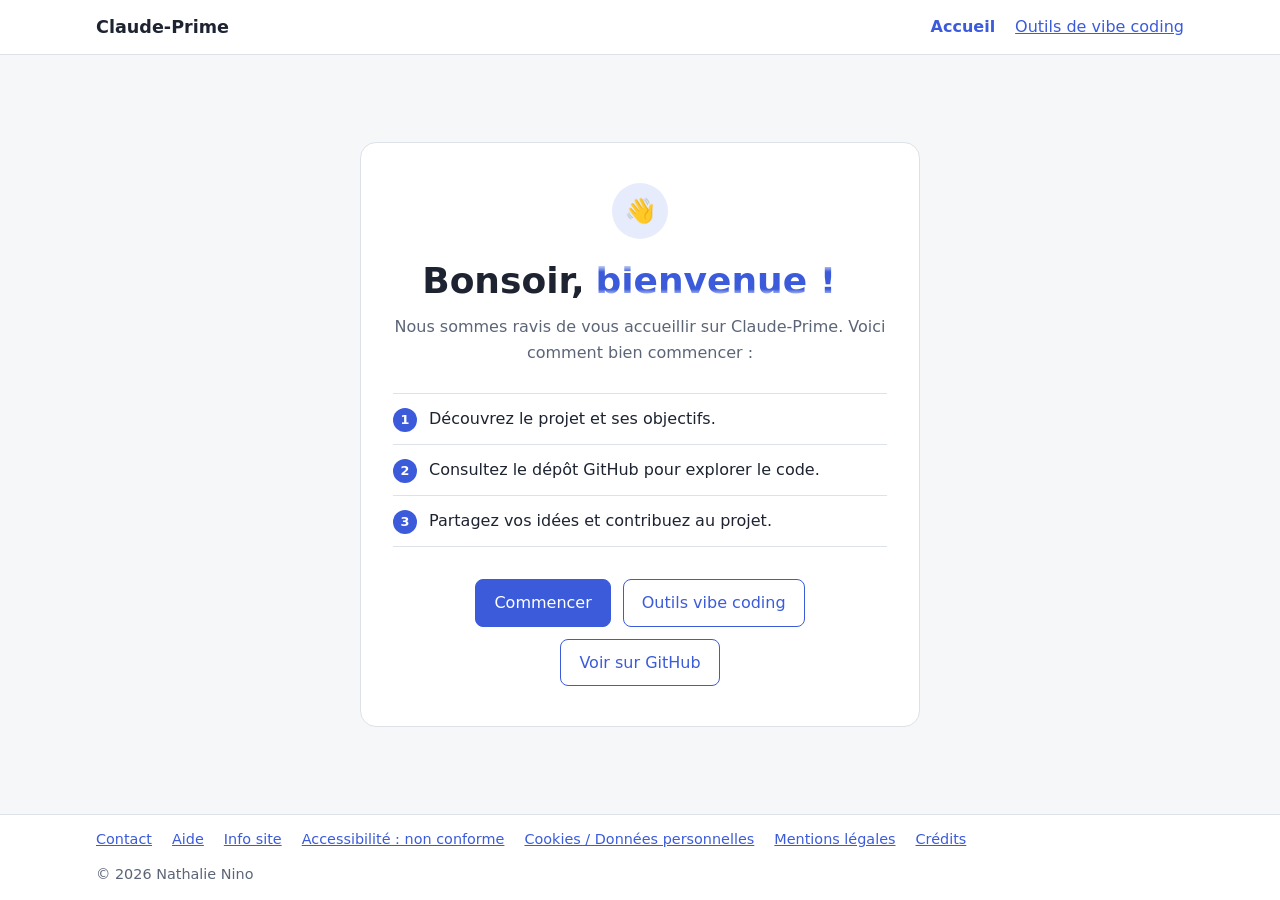
<file: index.html>
<!doctype html>
<html lang="fr">
<head>
  <meta charset="utf-8">
  <meta name="viewport" content="width=device-width, initial-scale=1">
  <title>Claude-Prime</title>
  <meta name="description" content="Page d'accueil de Claude-Prime">
  <link rel="stylesheet" href="site.css">
  <style>
    /* Mêmes couleurs que outils.html */
    :root {
      --bg: #f6f7f9;
      --surface: #ffffff;
      --text: #1d2330;
      --muted: #5c6577;
      --accent: #3b5bdb;
      --accent-soft: #e7ecfd;
      --border: #dde1e8;
    }
    @media (prefers-color-scheme: dark) {
      :root:not([data-theme="light"]) {
        --bg: #14171d;
        --text: #e6e9ef;
        color-scheme: dark;
      }
    }
    :root[data-theme="dark"] {
      --bg: #14171d;
      --text: #e6e9ef;
      color-scheme: dark;
    }
    * { box-sizing: border-box; }
    body {
      margin: 0;
      min-height: 100vh;
      display: flex;
      flex-direction: column;
      align-items: center;
      justify-content: center;
      gap: 32px;
      padding: 32px 16px 0;
      background: var(--bg);
      color: var(--text);
      font-family: system-ui, -apple-system, "Segoe UI", Roboto, sans-serif;
      line-height: 1.6;
    }
    .welcome {
      /* Carte toujours blanche, y compris en mode sombre, comme les cartes de outils.html */
      --text: #1d2330;
      color: var(--text);
      width: 100%;
      max-width: 560px;
      background: var(--surface);
      border: 1px solid var(--border);
      border-radius: 16px;
      padding: 40px 32px;
      text-align: center;
    }
    .badge {
      display: inline-flex;
      align-items: center;
      justify-content: center;
      width: 56px;
      height: 56px;
      border-radius: 50%;
      background: var(--accent-soft);
      color: var(--accent);
      font-size: 1.5rem;
      margin-bottom: 20px;
    }
    h1 {
      font-size: clamp(1.75rem, 5vw, 2.25rem);
      line-height: 1.2;
      margin: 0 0 12px;
      color: var(--text);
      display: flex;
      flex-wrap: wrap;
      justify-content: center;
      column-gap: 0.3em;
    }

    /* Mots qui défilent, d'après « From Uiverse.io by kennyotsu » */
    .words {
      /* couleur du fondu en haut et en bas : celle de la carte */
      --bg-color: var(--surface);
      overflow: hidden;
      position: relative;
      height: 1.2em;
    }
    .words::after {
      content: "";
      position: absolute;
      inset: 0;
      background: linear-gradient(
        var(--bg-color) 10%,
        transparent 30%,
        transparent 70%,
        var(--bg-color) 90%
      );
      z-index: 20;
    }
    .word {
      display: block;
      height: 100%;
      text-align: left;
      color: var(--accent);
      animation: defilement 4s infinite;
    }
    @keyframes defilement {
      10% { transform: translateY(-102%); }
      25% { transform: translateY(-100%); }
      35% { transform: translateY(-202%); }
      50% { transform: translateY(-200%); }
      60% { transform: translateY(-302%); }
      75% { transform: translateY(-300%); }
      85% { transform: translateY(-402%); }
      100% { transform: translateY(-400%); }
    }
    @media (prefers-reduced-motion: reduce) {
      .word { animation: none; }
    }
    .greeting { color: var(--muted); margin: 0 0 28px; }
    .welcome ol {
      text-align: left;
      margin: 0 0 32px;
      padding: 0;
      list-style: none;
      counter-reset: step;
    }
    .welcome li {
      counter-increment: step;
      display: flex;
      gap: 12px;
      padding: 12px 0;
      border-top: 1px solid var(--border);
    }
    .welcome li:last-child { border-bottom: 1px solid var(--border); }
    .welcome li::before {
      content: counter(step);
      flex: none;
      width: 24px;
      height: 24px;
      border-radius: 50%;
      background: var(--accent);
      color: #fff;
      font-size: 0.8rem;
      font-weight: 600;
      display: flex;
      align-items: center;
      justify-content: center;
      margin-top: 2px;
    }
    .actions { display: flex; flex-wrap: wrap; gap: 12px; justify-content: center; }
    .button {
      display: inline-block;
      padding: 10px 18px;
      border-radius: 8px;
      text-decoration: none;
      font-weight: 500;
      border: 1px solid var(--accent);
    }
    .button.primary { background: var(--accent); color: #fff; }
    .button.secondary { color: var(--accent); }
    .button:hover { opacity: 0.9; }
    /* Carte centrée, pied de page en bas de l'écran et sur toute la largeur */
    .welcome { margin-top: auto; }
    body > .site-entete { margin: -32px -16px 0; width: calc(100% + 32px); }
    body > .pied { margin: auto -16px 0; width: calc(100% + 32px); }
  </style>
</head>
<body>
  <header class="site-entete">
    <a class="evitement" href="#contenu">Aller au contenu</a>
    <div class="barre">
      <a class="nom" href="index.html">Claude-Prime</a>
      <nav aria-label="Menu principal">
        <ul>
          <li><a href="index.html" aria-current="page">Accueil</a></li>
          <li><a href="outils.html">Outils de vibe coding</a></li>
        </ul>
      </nav>
    </div>
  </header>
  <main class="welcome" id="contenu" tabindex="-1">
    <div class="badge" aria-hidden="true">👋</div>
    <h1 id="greeting" aria-label="Bonjour, bienvenue !">
      <span id="salut">Bonjour,</span>
      <span class="words" aria-hidden="true">
        <span class="word">bienvenue&nbsp;!</span>
        <span class="word">welcome!</span>
        <span class="word">bienvenidos!</span>
        <span class="word">benvenuti!</span>
        <span class="word">bienvenue&nbsp;!</span>
      </span>
    </h1>
    <p class="greeting">Nous sommes ravis de vous accueillir sur Claude-Prime. Voici comment bien commencer :</p>

    <ol>
      <li>Découvrez le projet et ses objectifs.</li>
      <li>Consultez le dépôt GitHub pour explorer le code.</li>
      <li>Partagez vos idées et contribuez au projet.</li>
    </ol>

    <div class="actions">
      <a class="button primary" href="index.html">Commencer</a>
      <a class="button secondary" href="outils.html">Outils vibe coding</a>
      <a class="button secondary" href="https://github.com/nathalienc/claude-prime">Voir sur GitHub</a>
    </div>
  </main>
  <footer class="pied">
    <nav aria-label="Pied de page">
      <ul>
        <li><a href="contact.html">Contact</a></li>
        <li><a href="aide.html">Aide</a></li>
        <li><a href="info-site.html">Info site</a></li>
        <li><a href="accessibilite.html">Accessibilité : non conforme</a></li>
        <li><a href="donnees-personnelles.html">Cookies / Données personnelles</a></li>
        <li><a href="mentions-legales.html">Mentions légales</a></li>
        <li><a href="Credits.html">Crédits</a></li>
      </ul>
    </nav>
    <p class="copyright">© 2026 Nathalie Nino</p>
  </footer>

  <script>
    var h = new Date().getHours();
    var salut = h >= 5 && h < 18 ? "Bonjour" : "Bonsoir";
    document.getElementById("salut").textContent = salut + ",";
    document.getElementById("greeting").setAttribute("aria-label", salut + ", bienvenue !");
  </script>
</body>
</html>
</file>
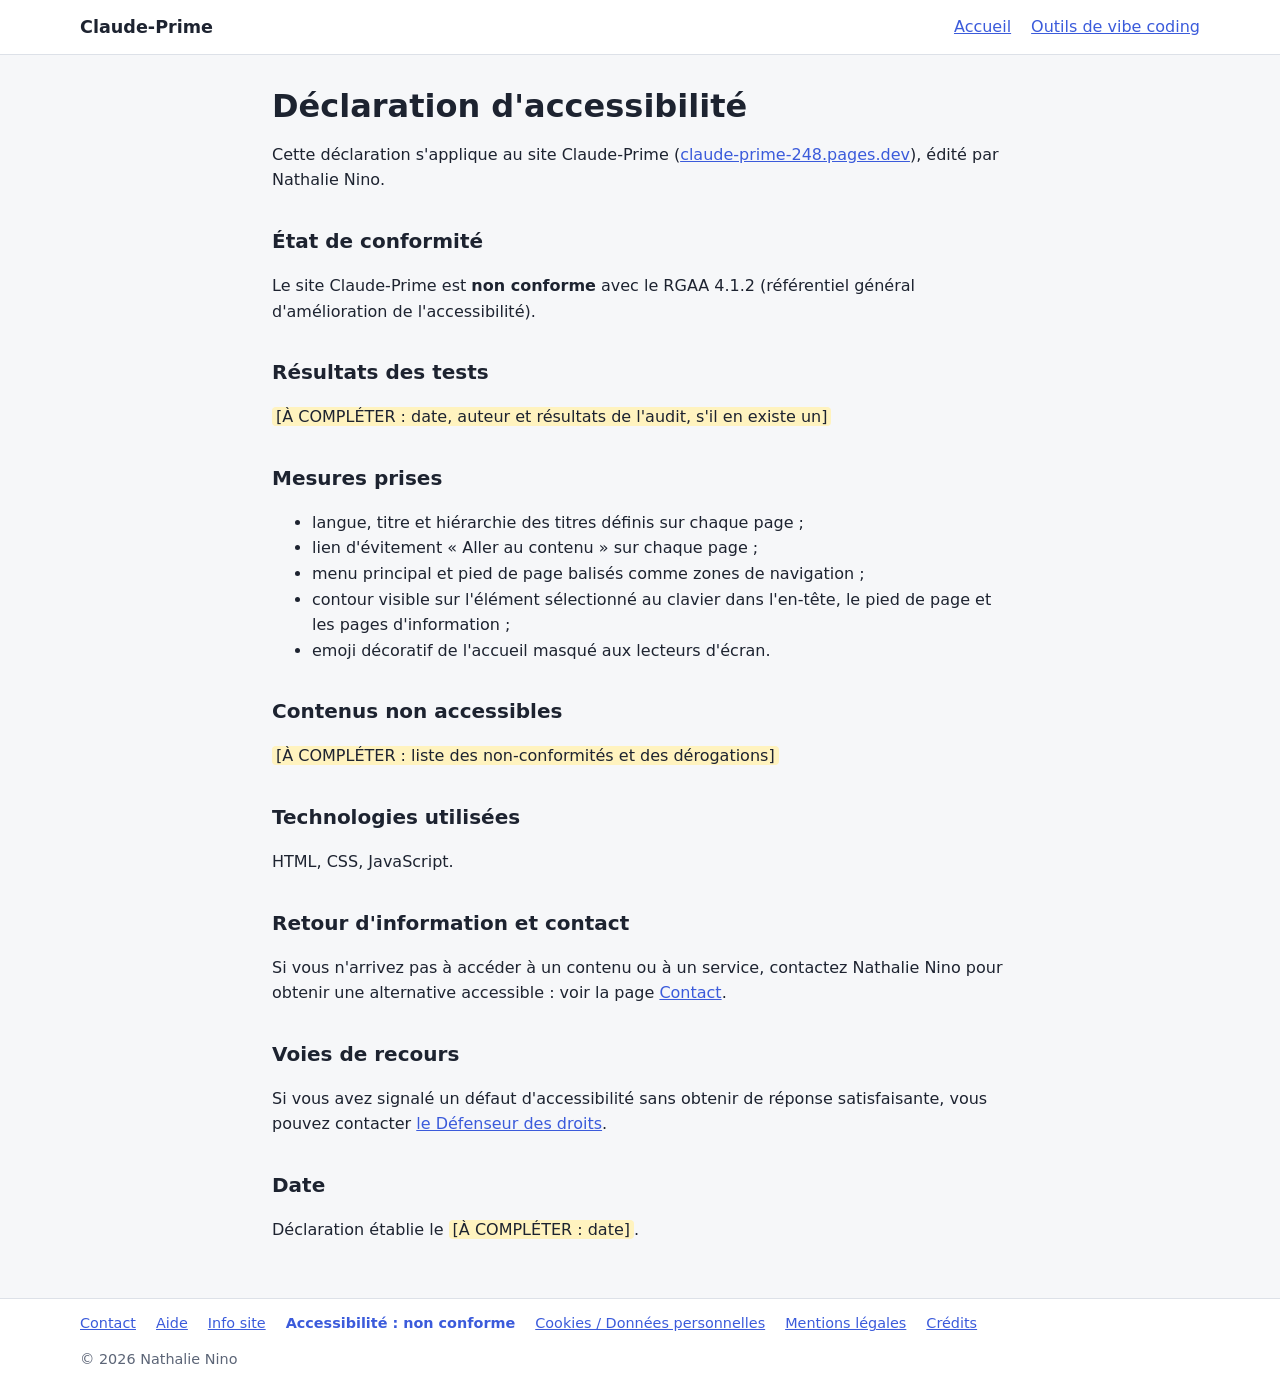
<file: accessibilite.html>
<!doctype html>
<html lang="fr">
<head>
  <meta charset="utf-8">
  <meta name="viewport" content="width=device-width, initial-scale=1">
  <title>Déclaration d'accessibilité – Claude-Prime</title>
  <meta name="description" content="Déclaration d'accessibilité du site Claude-Prime.">
  <link rel="stylesheet" href="site.css">
</head>
<body class="page">
  <header class="site-entete">
    <a class="evitement" href="#contenu">Aller au contenu</a>
    <div class="barre">
      <a class="nom" href="index.html">Claude-Prime</a>
      <nav aria-label="Menu principal">
        <ul>
          <li><a href="index.html">Accueil</a></li>
          <li><a href="outils.html">Outils de vibe coding</a></li>
        </ul>
      </nav>
    </div>
  </header>
  <main id="contenu" tabindex="-1">
    <h1>Déclaration d'accessibilité</h1>
    <p>Cette déclaration s'applique au site Claude-Prime
      (<a href="https://claude-prime-248.pages.dev/">claude-prime-248.pages.dev</a>), édité par Nathalie Nino.</p>
    <h2>État de conformité</h2>
    <p>Le site Claude-Prime est <strong>non conforme</strong> avec le RGAA 4.1.2
      (référentiel général d'amélioration de l'accessibilité).</p>
    <h2>Résultats des tests</h2>
    <p><span class="a-completer">[À COMPLÉTER : date, auteur et résultats de l'audit, s'il en existe un]</span></p>
    <h2>Mesures prises</h2>
    <ul>
      <li>langue, titre et hiérarchie des titres définis sur chaque page ;</li>
      <li>lien d'évitement « Aller au contenu » sur chaque page ;</li>
      <li>menu principal et pied de page balisés comme zones de navigation ;</li>
      <li>contour visible sur l'élément sélectionné au clavier dans l'en-tête, le pied de page et les pages d'information ;</li>
      <li>emoji décoratif de l'accueil masqué aux lecteurs d'écran.</li>
    </ul>
    <h2>Contenus non accessibles</h2>
    <p><span class="a-completer">[À COMPLÉTER : liste des non-conformités et des dérogations]</span></p>
    <h2>Technologies utilisées</h2>
    <p>HTML, CSS, JavaScript.</p>
    <h2>Retour d'information et contact</h2>
    <p>Si vous n'arrivez pas à accéder à un contenu ou à un service, contactez Nathalie Nino
      pour obtenir une alternative accessible : voir la page <a href="contact.html">Contact</a>.</p>
    <h2>Voies de recours</h2>
    <p>Si vous avez signalé un défaut d'accessibilité sans obtenir de réponse satisfaisante,
      vous pouvez contacter <a href="https://www.defenseurdesdroits.fr/">le Défenseur des droits</a>.</p>
    <h2>Date</h2>
    <p>Déclaration établie le <span class="a-completer">[À COMPLÉTER : date]</span>.</p>
  </main>
  <footer class="pied">
    <nav aria-label="Pied de page">
      <ul>
        <li><a href="contact.html">Contact</a></li>
        <li><a href="aide.html">Aide</a></li>
        <li><a href="info-site.html">Info site</a></li>
        <li><a href="accessibilite.html" aria-current="page">Accessibilité : non conforme</a></li>
        <li><a href="donnees-personnelles.html">Cookies / Données personnelles</a></li>
        <li><a href="mentions-legales.html">Mentions légales</a></li>
        <li><a href="Credits.html">Crédits</a></li>
      </ul>
    </nav>
    <p class="copyright">© 2026 Nathalie Nino</p>
  </footer>
</body>
</html>
</file>
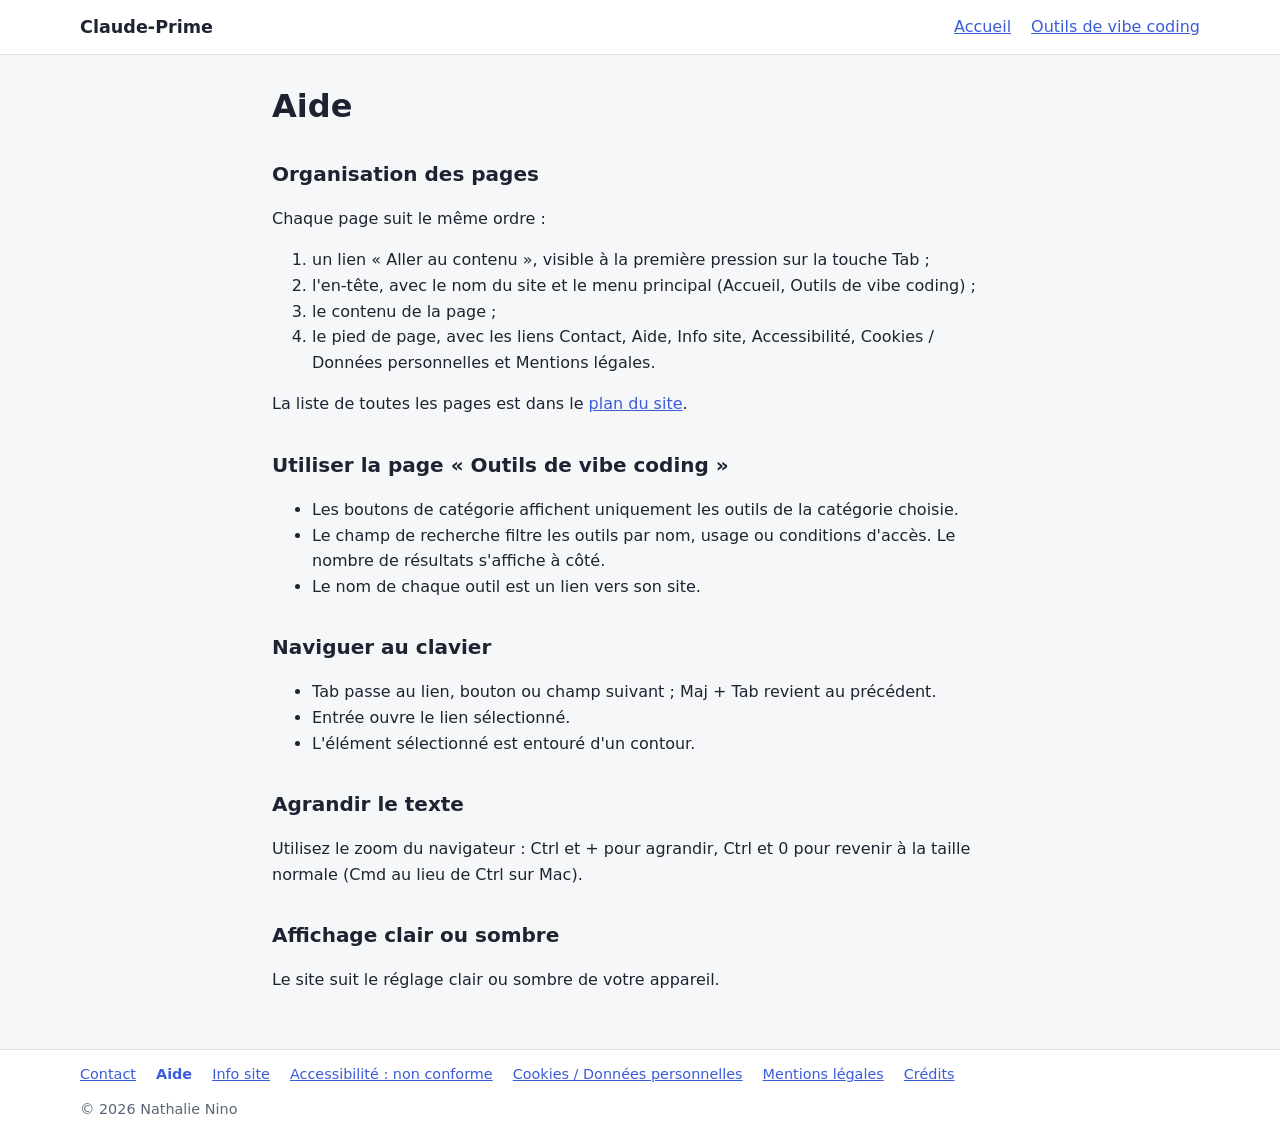
<file: aide.html>
<!doctype html>
<html lang="fr">
<head>
  <meta charset="utf-8">
  <meta name="viewport" content="width=device-width, initial-scale=1">
  <title>Aide – Claude-Prime</title>
  <meta name="description" content="Comment parcourir et utiliser le site Claude-Prime.">
  <link rel="stylesheet" href="site.css">
</head>
<body class="page">
  <header class="site-entete">
    <a class="evitement" href="#contenu">Aller au contenu</a>
    <div class="barre">
      <a class="nom" href="index.html">Claude-Prime</a>
      <nav aria-label="Menu principal">
        <ul>
          <li><a href="index.html">Accueil</a></li>
          <li><a href="outils.html">Outils de vibe coding</a></li>
        </ul>
      </nav>
    </div>
  </header>
  <main id="contenu" tabindex="-1">
    <h1>Aide</h1>
    <h2>Organisation des pages</h2>
    <p>Chaque page suit le même ordre :</p>
    <ol>
      <li>un lien « Aller au contenu », visible à la première pression sur la touche Tab ;</li>
      <li>l'en-tête, avec le nom du site et le menu principal (Accueil, Outils de vibe coding) ;</li>
      <li>le contenu de la page ;</li>
      <li>le pied de page, avec les liens Contact, Aide, Info site, Accessibilité, Cookies / Données personnelles et Mentions légales.</li>
    </ol>
    <p>La liste de toutes les pages est dans le <a href="info-site.html#plan">plan du site</a>.</p>
    <h2>Utiliser la page « Outils de vibe coding »</h2>
    <ul>
      <li>Les boutons de catégorie affichent uniquement les outils de la catégorie choisie.</li>
      <li>Le champ de recherche filtre les outils par nom, usage ou conditions d'accès. Le nombre de résultats s'affiche à côté.</li>
      <li>Le nom de chaque outil est un lien vers son site.</li>
    </ul>
    <h2>Naviguer au clavier</h2>
    <ul>
      <li>Tab passe au lien, bouton ou champ suivant ; Maj + Tab revient au précédent.</li>
      <li>Entrée ouvre le lien sélectionné.</li>
      <li>L'élément sélectionné est entouré d'un contour.</li>
    </ul>
    <h2>Agrandir le texte</h2>
    <p>Utilisez le zoom du navigateur : Ctrl et + pour agrandir, Ctrl et 0 pour revenir à la taille normale
      (Cmd au lieu de Ctrl sur Mac).</p>
    <h2>Affichage clair ou sombre</h2>
    <p>Le site suit le réglage clair ou sombre de votre appareil.</p>
  </main>
  <footer class="pied">
    <nav aria-label="Pied de page">
      <ul>
        <li><a href="contact.html">Contact</a></li>
        <li><a href="aide.html" aria-current="page">Aide</a></li>
        <li><a href="info-site.html">Info site</a></li>
        <li><a href="accessibilite.html">Accessibilité : non conforme</a></li>
        <li><a href="donnees-personnelles.html">Cookies / Données personnelles</a></li>
        <li><a href="mentions-legales.html">Mentions légales</a></li>
        <li><a href="Credits.html">Crédits</a></li>
      </ul>
    </nav>
    <p class="copyright">© 2026 Nathalie Nino</p>
  </footer>
</body>
</html>
</file>
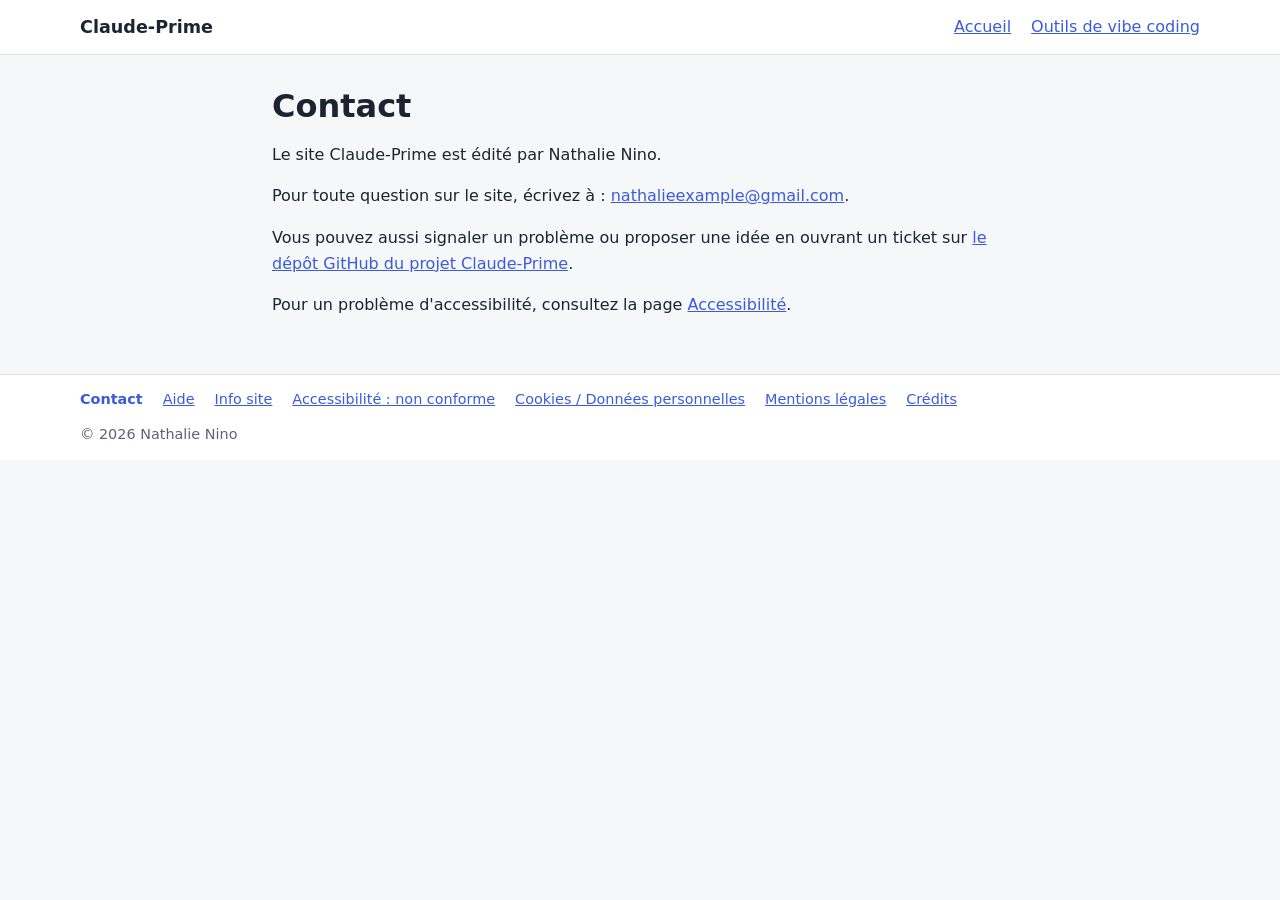
<file: contact.html>
<!doctype html>
<html lang="fr">
<head>
  <meta charset="utf-8">
  <meta name="viewport" content="width=device-width, initial-scale=1">
  <title>Contact – Claude-Prime</title>
  <meta name="description" content="Contacter Nathalie Nino, éditrice du site Claude-Prime.">
  <link rel="stylesheet" href="site.css">
</head>
<body class="page">
  <header class="site-entete">
    <a class="evitement" href="#contenu">Aller au contenu</a>
    <div class="barre">
      <a class="nom" href="index.html">Claude-Prime</a>
      <nav aria-label="Menu principal">
        <ul>
          <li><a href="index.html">Accueil</a></li>
          <li><a href="outils.html">Outils de vibe coding</a></li>
        </ul>
      </nav>
    </div>
  </header>
  <main id="contenu" tabindex="-1">
    <h1>Contact</h1>
    <p>Le site Claude-Prime est édité par Nathalie Nino.</p>
    <p>Pour toute question sur le site, écrivez à : <a href="mailto:nathalieexample@gmail.com">nathalieexample@gmail.com</a>.</p>
    <p>Vous pouvez aussi signaler un problème ou proposer une idée en ouvrant un ticket sur
      <a href="https://github.com/nathalienc/claude-prime/issues">le dépôt GitHub du projet Claude-Prime</a>.</p>
    <p>Pour un problème d'accessibilité, consultez la page <a href="accessibilite.html">Accessibilité</a>.</p>
  </main>
  <footer class="pied">
    <nav aria-label="Pied de page">
      <ul>
        <li><a href="contact.html" aria-current="page">Contact</a></li>
        <li><a href="aide.html">Aide</a></li>
        <li><a href="info-site.html">Info site</a></li>
        <li><a href="accessibilite.html">Accessibilité : non conforme</a></li>
        <li><a href="donnees-personnelles.html">Cookies / Données personnelles</a></li>
        <li><a href="mentions-legales.html">Mentions légales</a></li>
        <li><a href="Credits.html">Crédits</a></li>
      </ul>
    </nav>
    <p class="copyright">© 2026 Nathalie Nino</p>
  </footer>
</body>
</html>
</file>
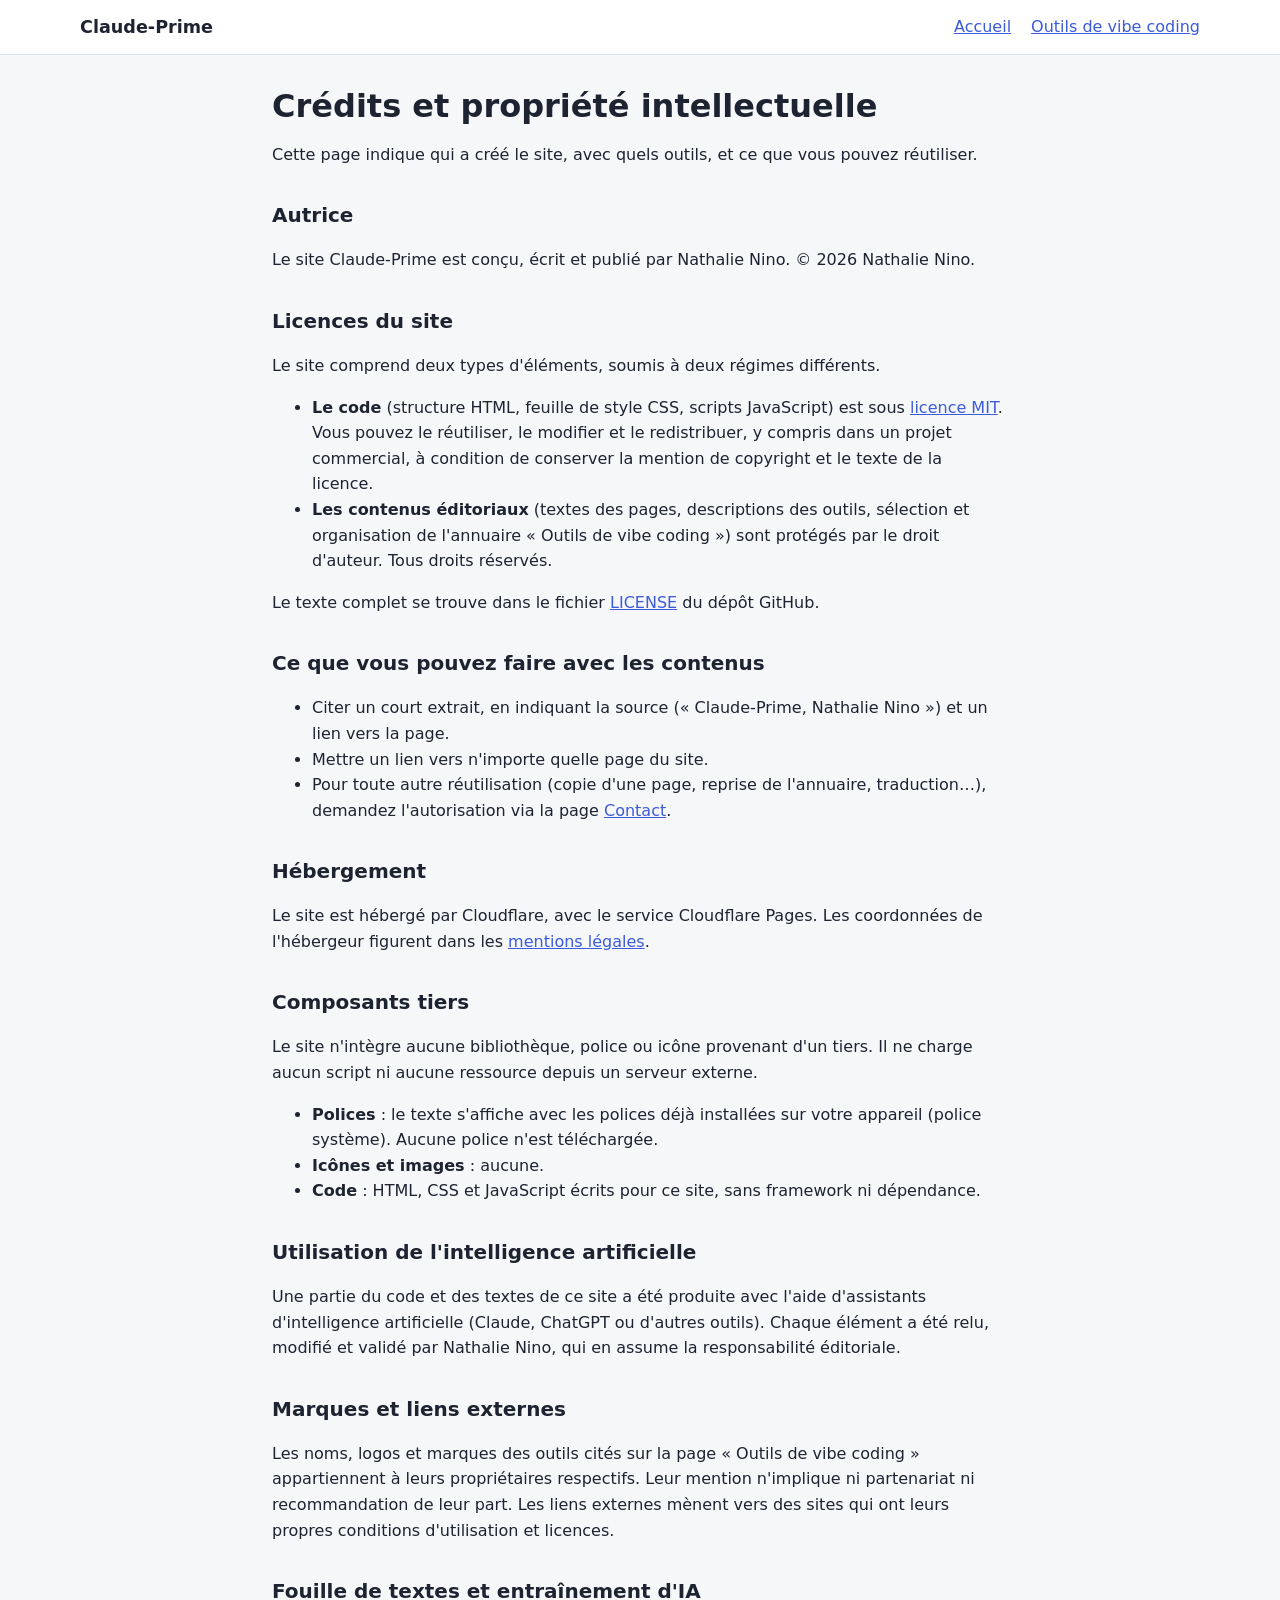
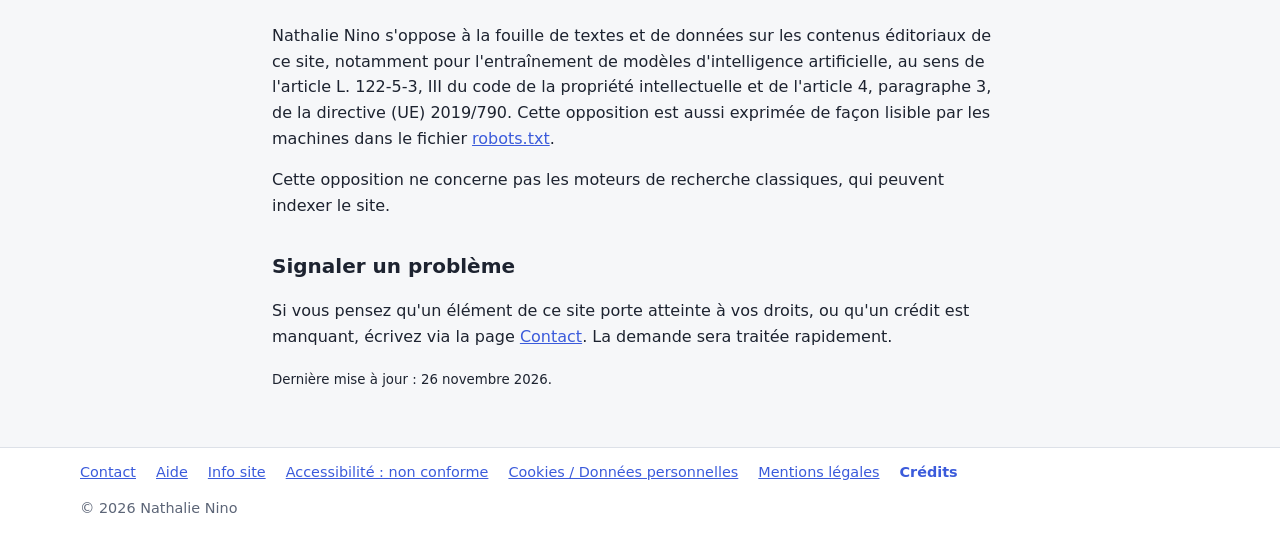
<file: Credits.html>
<!doctype html>
<html lang="fr">
<head>
  <meta charset="utf-8">
  <meta name="viewport" content="width=device-width, initial-scale=1">
  <title>Crédits et propriété intellectuelle – Claude-Prime</title>
  <meta name="description" content="Crédits, licences et règles de réutilisation du site Claude-Prime.">
  <link rel="stylesheet" href="site.css">
</head>
<body class="page">
  <header class="site-entete">
    <a class="evitement" href="#contenu">Aller au contenu</a>
    <div class="barre">
      <a class="nom" href="index.html">Claude-Prime</a>
      <nav aria-label="Menu principal">
        <ul>
          <li><a href="index.html">Accueil</a></li>
          <li><a href="outils.html">Outils de vibe coding</a></li>
        </ul>
      </nav>
    </div>
  </header>
  <main id="contenu" tabindex="-1">
    <h1>Crédits et propriété intellectuelle</h1>
    <p>Cette page indique qui a créé le site, avec quels outils, et ce que vous pouvez réutiliser.</p>

    <h2>Autrice</h2>
    <p>Le site Claude-Prime est conçu, écrit et publié par Nathalie Nino. © 2026 Nathalie Nino.</p>

    <h2>Licences du site</h2>
    <p>Le site comprend deux types d'éléments, soumis à deux régimes différents.</p>
    <ul>
      <li><strong>Le code</strong> (structure HTML, feuille de style CSS, scripts JavaScript) est sous <a href="https://github.com/nathalienc/claude-prime/blob/main/LICENSE">licence MIT</a>. Vous pouvez le réutiliser, le modifier et le redistribuer, y compris dans un projet commercial, à condition de conserver la mention de copyright et le texte de la licence.</li>
      <li><strong>Les contenus éditoriaux</strong> (textes des pages, descriptions des outils, sélection et organisation de l'annuaire « Outils de vibe coding ») sont protégés par le droit d'auteur. Tous droits réservés.</li>
    </ul>
    <p>Le texte complet se trouve dans le fichier <a href="https://github.com/nathalienc/claude-prime/blob/main/LICENSE">LICENSE</a> du dépôt GitHub.</p>

    <h2>Ce que vous pouvez faire avec les contenus</h2>
    <ul>
      <li>Citer un court extrait, en indiquant la source (« Claude-Prime, Nathalie Nino ») et un lien vers la page.</li>
      <li>Mettre un lien vers n'importe quelle page du site.</li>
      <li>Pour toute autre réutilisation (copie d'une page, reprise de l'annuaire, traduction…), demandez l'autorisation via la page <a href="contact.html">Contact</a>.</li>
    </ul>

    <h2>Hébergement</h2>
    <p>Le site est hébergé par Cloudflare, avec le service Cloudflare Pages. Les coordonnées de l'hébergeur figurent dans les <a href="mentions-legales.html">mentions légales</a>.</p>

    <h2>Composants tiers</h2>
    <p>Le site n'intègre aucune bibliothèque, police ou icône provenant d'un tiers. Il ne charge aucun script ni aucune ressource depuis un serveur externe.</p>
    <ul>
      <li><strong>Polices</strong> : le texte s'affiche avec les polices déjà installées sur votre appareil (police système). Aucune police n'est téléchargée.</li>
      <li><strong>Icônes et images</strong> : aucune.</li>
      <li><strong>Code</strong> : HTML, CSS et JavaScript écrits pour ce site, sans framework ni dépendance.</li>
    </ul>
    <!--
      À activer si vous ajoutez ces ressources plus tard :

      <li><strong>Icônes</strong> : <a href="https://lucide.dev">Lucide</a>, sous licence ISC
        (© Lucide Contributors ; certaines icônes issues de Feather, licence MIT, © Cole Bemis).</li>

      <li><strong>Polices</strong> : [nom de la police], via <a href="https://fonts.google.com">Google Fonts</a>,
        sous licence SIL Open Font License 1.1. Les fichiers de police sont hébergés sur ce site.</li>
    -->

    <h2>Utilisation de l'intelligence artificielle</h2>
    <p>Une partie du code et des textes de ce site a été produite avec l'aide d'assistants d'intelligence artificielle (Claude, ChatGPT ou d'autres outils). Chaque élément a été relu, modifié et validé par Nathalie Nino, qui en assume la responsabilité éditoriale.</p>

    <h2>Marques et liens externes</h2>
    <p>Les noms, logos et marques des outils cités sur la page « Outils de vibe coding » appartiennent à leurs propriétaires respectifs. Leur mention n'implique ni partenariat ni recommandation de leur part. Les liens externes mènent vers des sites qui ont leurs propres conditions d'utilisation et licences.</p>

    <h2>Fouille de textes et entraînement d'IA</h2>
    <p>Nathalie Nino s'oppose à la fouille de textes et de données sur les contenus éditoriaux de ce site, notamment pour l'entraînement de modèles d'intelligence artificielle, au sens de l'article L. 122-5-3, III du code de la propriété intellectuelle et de l'article 4, paragraphe 3, de la directive (UE) 2019/790. Cette opposition est aussi exprimée de façon lisible par les machines dans le fichier <a href="robots.txt">robots.txt</a>.</p>
    <p>Cette opposition ne concerne pas les moteurs de recherche classiques, qui peuvent indexer le site.</p>

    <h2>Signaler un problème</h2>
    <p>Si vous pensez qu'un élément de ce site porte atteinte à vos droits, ou qu'un crédit est manquant, écrivez via la page <a href="contact.html">Contact</a>. La demande sera traitée rapidement.</p>

    <p><small>Dernière mise à jour : 26 novembre 2026.</small></p>
  </main>
  <footer class="pied">
    <nav aria-label="Pied de page">
      <ul>
        <li><a href="contact.html">Contact</a></li>
        <li><a href="aide.html">Aide</a></li>
        <li><a href="info-site.html">Info site</a></li>
        <li><a href="accessibilite.html">Accessibilité : non conforme</a></li>
        <li><a href="donnees-personnelles.html">Cookies / Données personnelles</a></li>
        <li><a href="mentions-legales.html">Mentions légales</a></li>
        <li><a href="Credits.html" aria-current="page">Crédits</a></li>
      </ul>
    </nav>
    <p class="copyright">© 2026 Nathalie Nino</p>
  </footer>
</body>
</html>
</file>
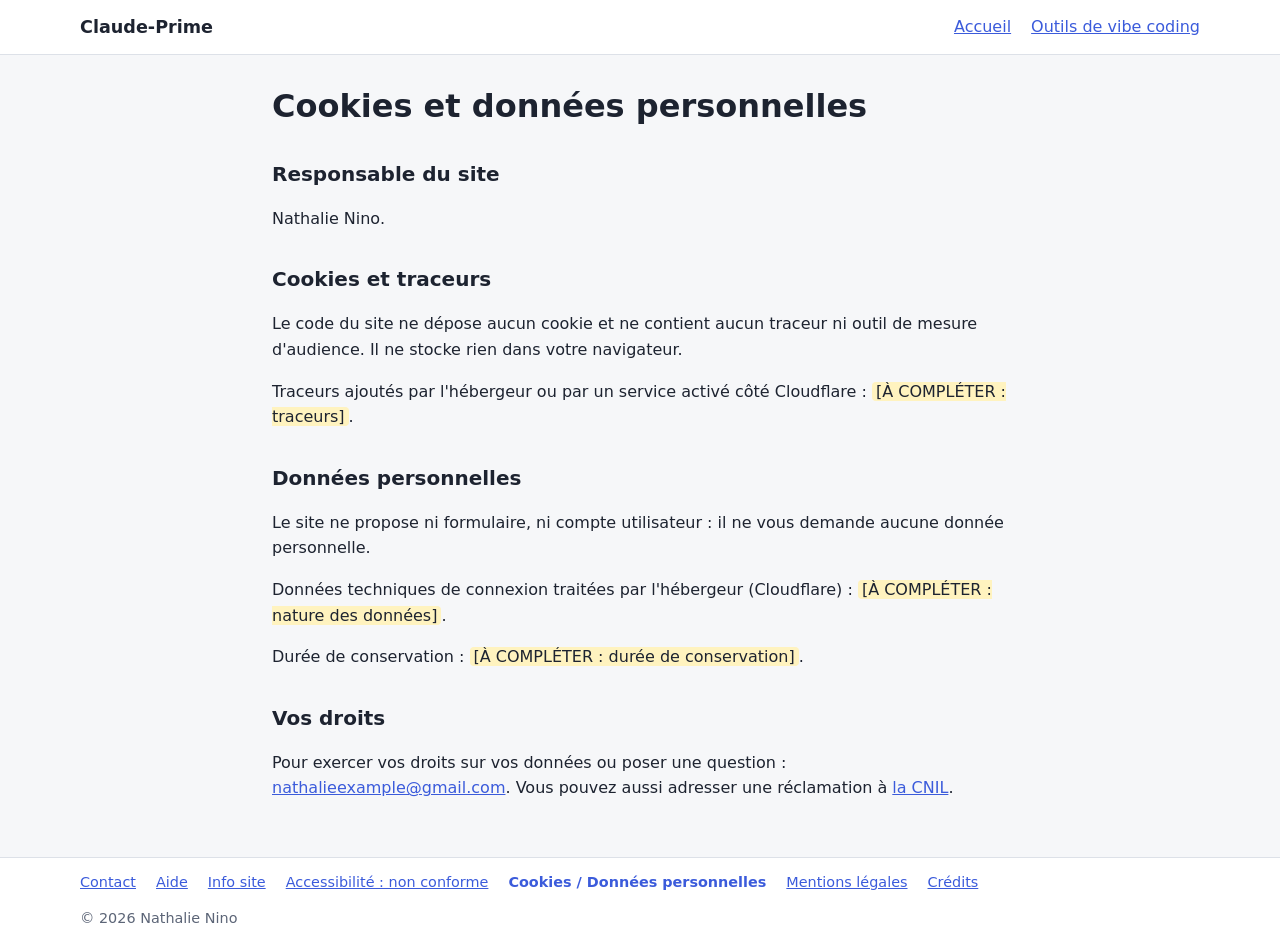
<file: donnees-personnelles.html>
<!doctype html>
<html lang="fr">
<head>
  <meta charset="utf-8">
  <meta name="viewport" content="width=device-width, initial-scale=1">
  <title>Cookies et données personnelles – Claude-Prime</title>
  <meta name="description" content="Cookies, traceurs et données personnelles sur le site Claude-Prime.">
  <link rel="stylesheet" href="site.css">
</head>
<body class="page">
  <header class="site-entete">
    <a class="evitement" href="#contenu">Aller au contenu</a>
    <div class="barre">
      <a class="nom" href="index.html">Claude-Prime</a>
      <nav aria-label="Menu principal">
        <ul>
          <li><a href="index.html">Accueil</a></li>
          <li><a href="outils.html">Outils de vibe coding</a></li>
        </ul>
      </nav>
    </div>
  </header>
  <main id="contenu" tabindex="-1">
    <h1>Cookies et données personnelles</h1>
    <h2>Responsable du site</h2>
    <p>Nathalie Nino.</p>
    <h2>Cookies et traceurs</h2>
    <p>Le code du site ne dépose aucun cookie et ne contient aucun traceur ni outil de mesure d'audience.
      Il ne stocke rien dans votre navigateur.</p>
    <p>Traceurs ajoutés par l'hébergeur ou par un service activé côté Cloudflare : <span class="a-completer">[À COMPLÉTER : traceurs]</span>.</p>
    <h2>Données personnelles</h2>
    <p>Le site ne propose ni formulaire, ni compte utilisateur : il ne vous demande aucune donnée personnelle.</p>
    <p>Données techniques de connexion traitées par l'hébergeur (Cloudflare) : <span class="a-completer">[À COMPLÉTER : nature des données]</span>.</p>
    <p>Durée de conservation : <span class="a-completer">[À COMPLÉTER : durée de conservation]</span>.</p>
    <h2>Vos droits</h2>
    <p>Pour exercer vos droits sur vos données ou poser une question : <a href="mailto:nathalieexample@gmail.com">nathalieexample@gmail.com</a>.
      Vous pouvez aussi adresser une réclamation à <a href="https://www.cnil.fr/">la CNIL</a>.</p>
  </main>
  <footer class="pied">
    <nav aria-label="Pied de page">
      <ul>
        <li><a href="contact.html">Contact</a></li>
        <li><a href="aide.html">Aide</a></li>
        <li><a href="info-site.html">Info site</a></li>
        <li><a href="accessibilite.html">Accessibilité : non conforme</a></li>
        <li><a href="donnees-personnelles.html" aria-current="page">Cookies / Données personnelles</a></li>
        <li><a href="mentions-legales.html">Mentions légales</a></li>
        <li><a href="Credits.html">Crédits</a></li>
      </ul>
    </nav>
    <p class="copyright">© 2026 Nathalie Nino</p>
  </footer>
</body>
</html>
</file>
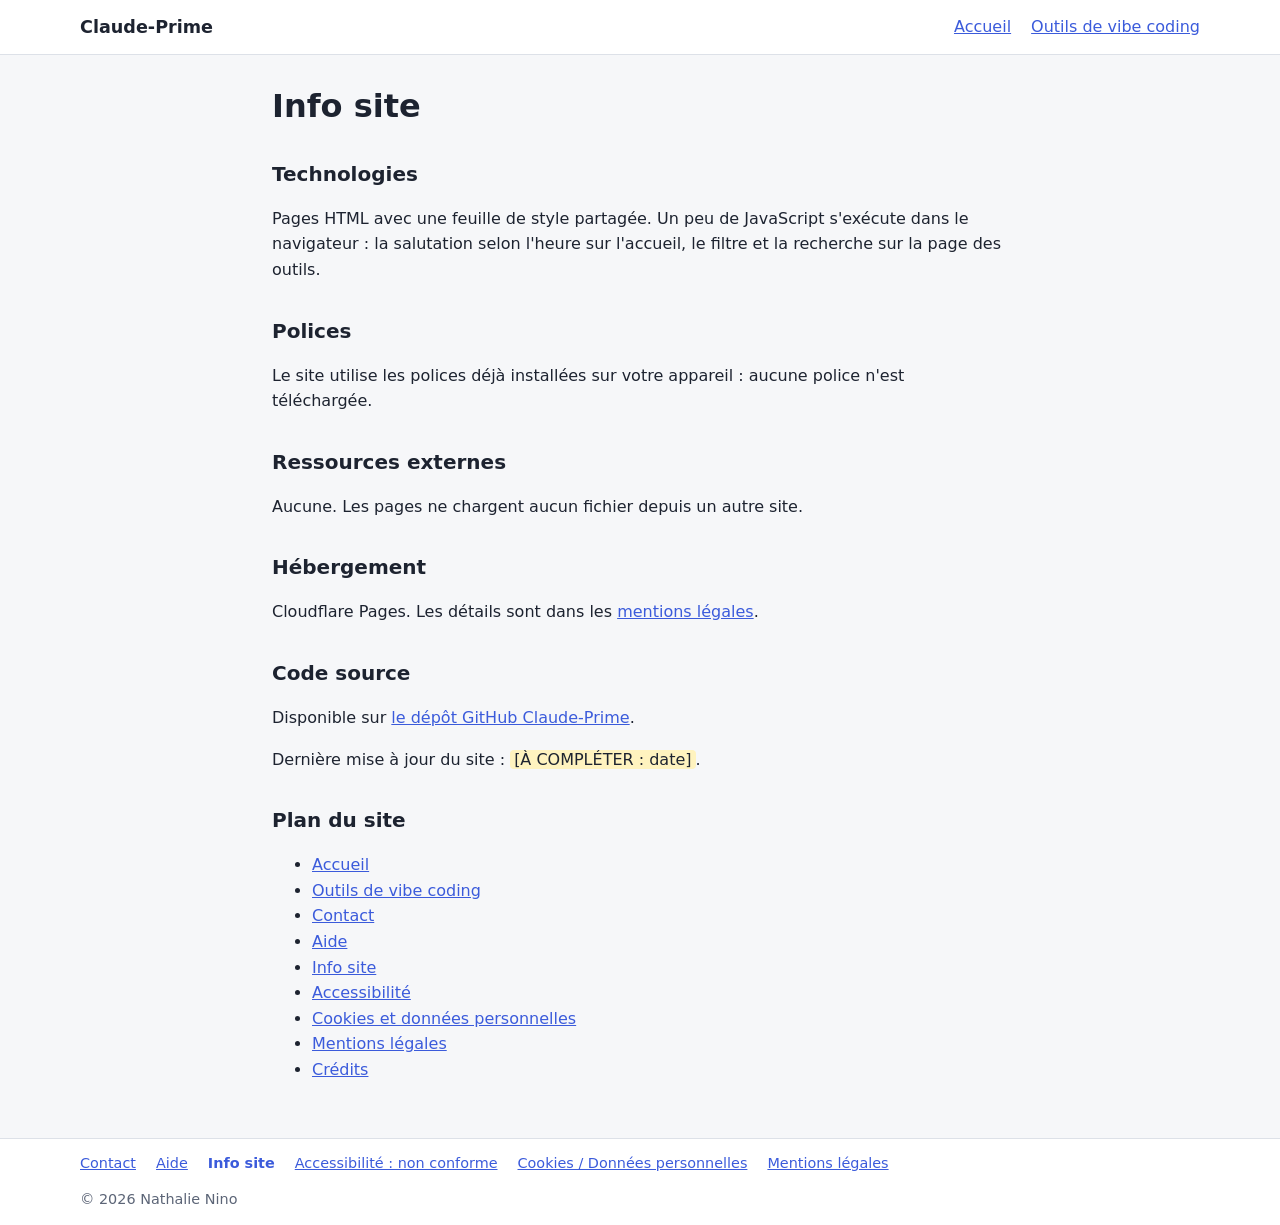
<file: info-site.html>
<!doctype html>
<html lang="fr">
<head>
  <meta charset="utf-8">
  <meta name="viewport" content="width=device-width, initial-scale=1">
  <title>Info site – Claude-Prime</title>
  <meta name="description" content="Informations techniques et plan du site Claude-Prime.">
  <link rel="stylesheet" href="site.css">
</head>
<body class="page">
  <header class="site-entete">
    <a class="evitement" href="#contenu">Aller au contenu</a>
    <div class="barre">
      <a class="nom" href="index.html">Claude-Prime</a>
      <nav aria-label="Menu principal">
        <ul>
          <li><a href="index.html">Accueil</a></li>
          <li><a href="outils.html">Outils de vibe coding</a></li>
        </ul>
      </nav>
    </div>
  </header>
  <main id="contenu" tabindex="-1">
    <h1>Info site</h1>
    <h2>Technologies</h2>
    <p>Pages HTML avec une feuille de style partagée. Un peu de JavaScript s'exécute dans le navigateur :
      la salutation selon l'heure sur l'accueil, le filtre et la recherche sur la page des outils.</p>
    <h2>Polices</h2>
    <p>Le site utilise les polices déjà installées sur votre appareil : aucune police n'est téléchargée.</p>
    <h2>Ressources externes</h2>
    <p>Aucune. Les pages ne chargent aucun fichier depuis un autre site.</p>
    <h2>Hébergement</h2>
    <p>Cloudflare Pages. Les détails sont dans les <a href="mentions-legales.html">mentions légales</a>.</p>
    <h2>Code source</h2>
    <p>Disponible sur <a href="https://github.com/nathalienc/claude-prime">le dépôt GitHub Claude-Prime</a>.</p>
    <p>Dernière mise à jour du site : <span class="a-completer">[À COMPLÉTER : date]</span>.</p>
    <h2 id="plan">Plan du site</h2>
    <ul>
      <li><a href="index.html">Accueil</a></li>
      <li><a href="outils.html">Outils de vibe coding</a></li>
      <li><a href="contact.html">Contact</a></li>
      <li><a href="aide.html">Aide</a></li>
      <li><a href="info-site.html">Info site</a></li>
      <li><a href="accessibilite.html">Accessibilité</a></li>
      <li><a href="donnees-personnelles.html">Cookies et données personnelles</a></li>
      <li><a href="mentions-legales.html">Mentions légales</a></li>
      <li><a href="Credits.html">Crédits</a></li>
    </ul>
  </main>
  <footer class="pied">
    <nav aria-label="Pied de page">
      <ul>
        <li><a href="contact.html">Contact</a></li>
        <li><a href="aide.html">Aide</a></li>
        <li><a href="info-site.html" aria-current="page">Info site</a></li>
        <li><a href="accessibilite.html">Accessibilité : non conforme</a></li>
        <li><a href="donnees-personnelles.html">Cookies / Données personnelles</a></li>
        <li><a href="mentions-legales.html">Mentions légales</a></li>
      </ul>
    </nav>
    <p class="copyright">© 2026 Nathalie Nino</p>
  </footer>
</body>
</html>
</file>
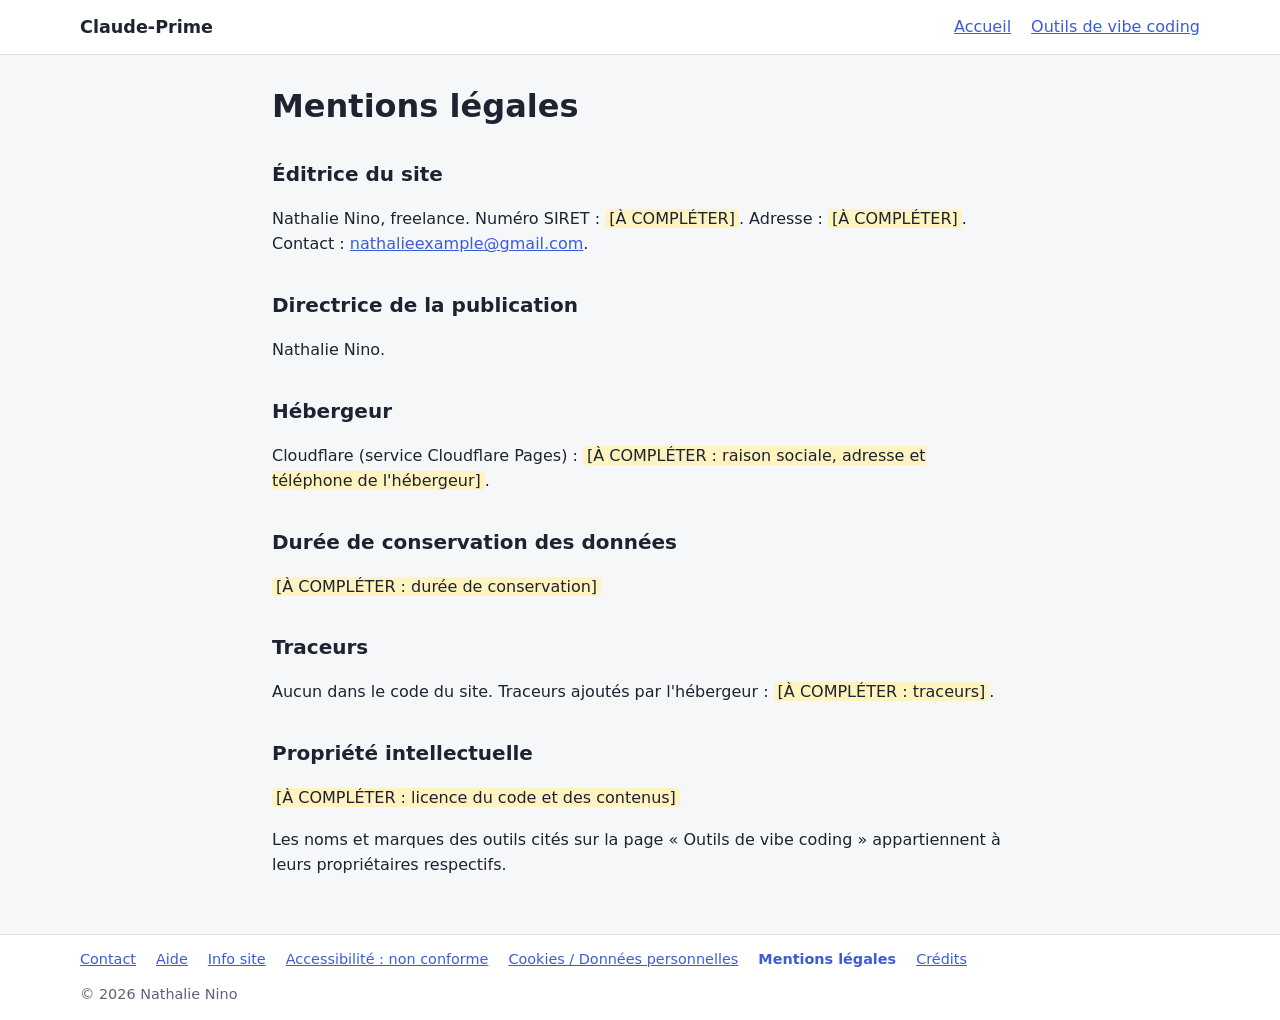
<file: mentions-legales.html>
<!doctype html>
<html lang="fr">
<head>
  <meta charset="utf-8">
  <meta name="viewport" content="width=device-width, initial-scale=1">
  <title>Mentions légales – Claude-Prime</title>
  <meta name="description" content="Mentions légales du site Claude-Prime.">
  <link rel="stylesheet" href="site.css">
</head>
<body class="page">
  <header class="site-entete">
    <a class="evitement" href="#contenu">Aller au contenu</a>
    <div class="barre">
      <a class="nom" href="index.html">Claude-Prime</a>
      <nav aria-label="Menu principal">
        <ul>
          <li><a href="index.html">Accueil</a></li>
          <li><a href="outils.html">Outils de vibe coding</a></li>
        </ul>
      </nav>
    </div>
  </header>
  <main id="contenu" tabindex="-1">
    <h1>Mentions légales</h1>
    <h2>Éditrice du site</h2>
    <p>Nathalie Nino, freelance. Numéro SIRET : <span class="a-completer">[À COMPLÉTER]</span>. Adresse : <span class="a-completer">[À COMPLÉTER]</span>. Contact : <a href="mailto:nathalieexample@gmail.com">nathalieexample@gmail.com</a>.</p>
    <h2>Directrice de la publication</h2>
    <p>Nathalie Nino.</p>
    <h2>Hébergeur</h2>
    <p>Cloudflare (service Cloudflare Pages) : <span class="a-completer">[À COMPLÉTER : raison sociale, adresse et téléphone de l'hébergeur]</span>.</p>
    <h2>Durée de conservation des données</h2>
    <p><span class="a-completer">[À COMPLÉTER : durée de conservation]</span></p>
    <h2>Traceurs</h2>
    <p>Aucun dans le code du site. Traceurs ajoutés par l'hébergeur : <span class="a-completer">[À COMPLÉTER : traceurs]</span>.</p>
    <h2>Propriété intellectuelle</h2>
    <p><span class="a-completer">[À COMPLÉTER : licence du code et des contenus]</span></p>
    <p>Les noms et marques des outils cités sur la page « Outils de vibe coding » appartiennent à leurs propriétaires respectifs.</p>
  </main>
  <footer class="pied">
    <nav aria-label="Pied de page">
      <ul>
        <li><a href="contact.html">Contact</a></li>
        <li><a href="aide.html">Aide</a></li>
        <li><a href="info-site.html">Info site</a></li>
        <li><a href="accessibilite.html">Accessibilité : non conforme</a></li>
        <li><a href="donnees-personnelles.html">Cookies / Données personnelles</a></li>
        <li><a href="mentions-legales.html" aria-current="page">Mentions légales</a></li>
        <li><a href="Credits.html">Crédits</a></li>
      </ul>
    </nav>
    <p class="copyright">© 2026 Nathalie Nino</p>
  </footer>
</body>
</html>
</file>
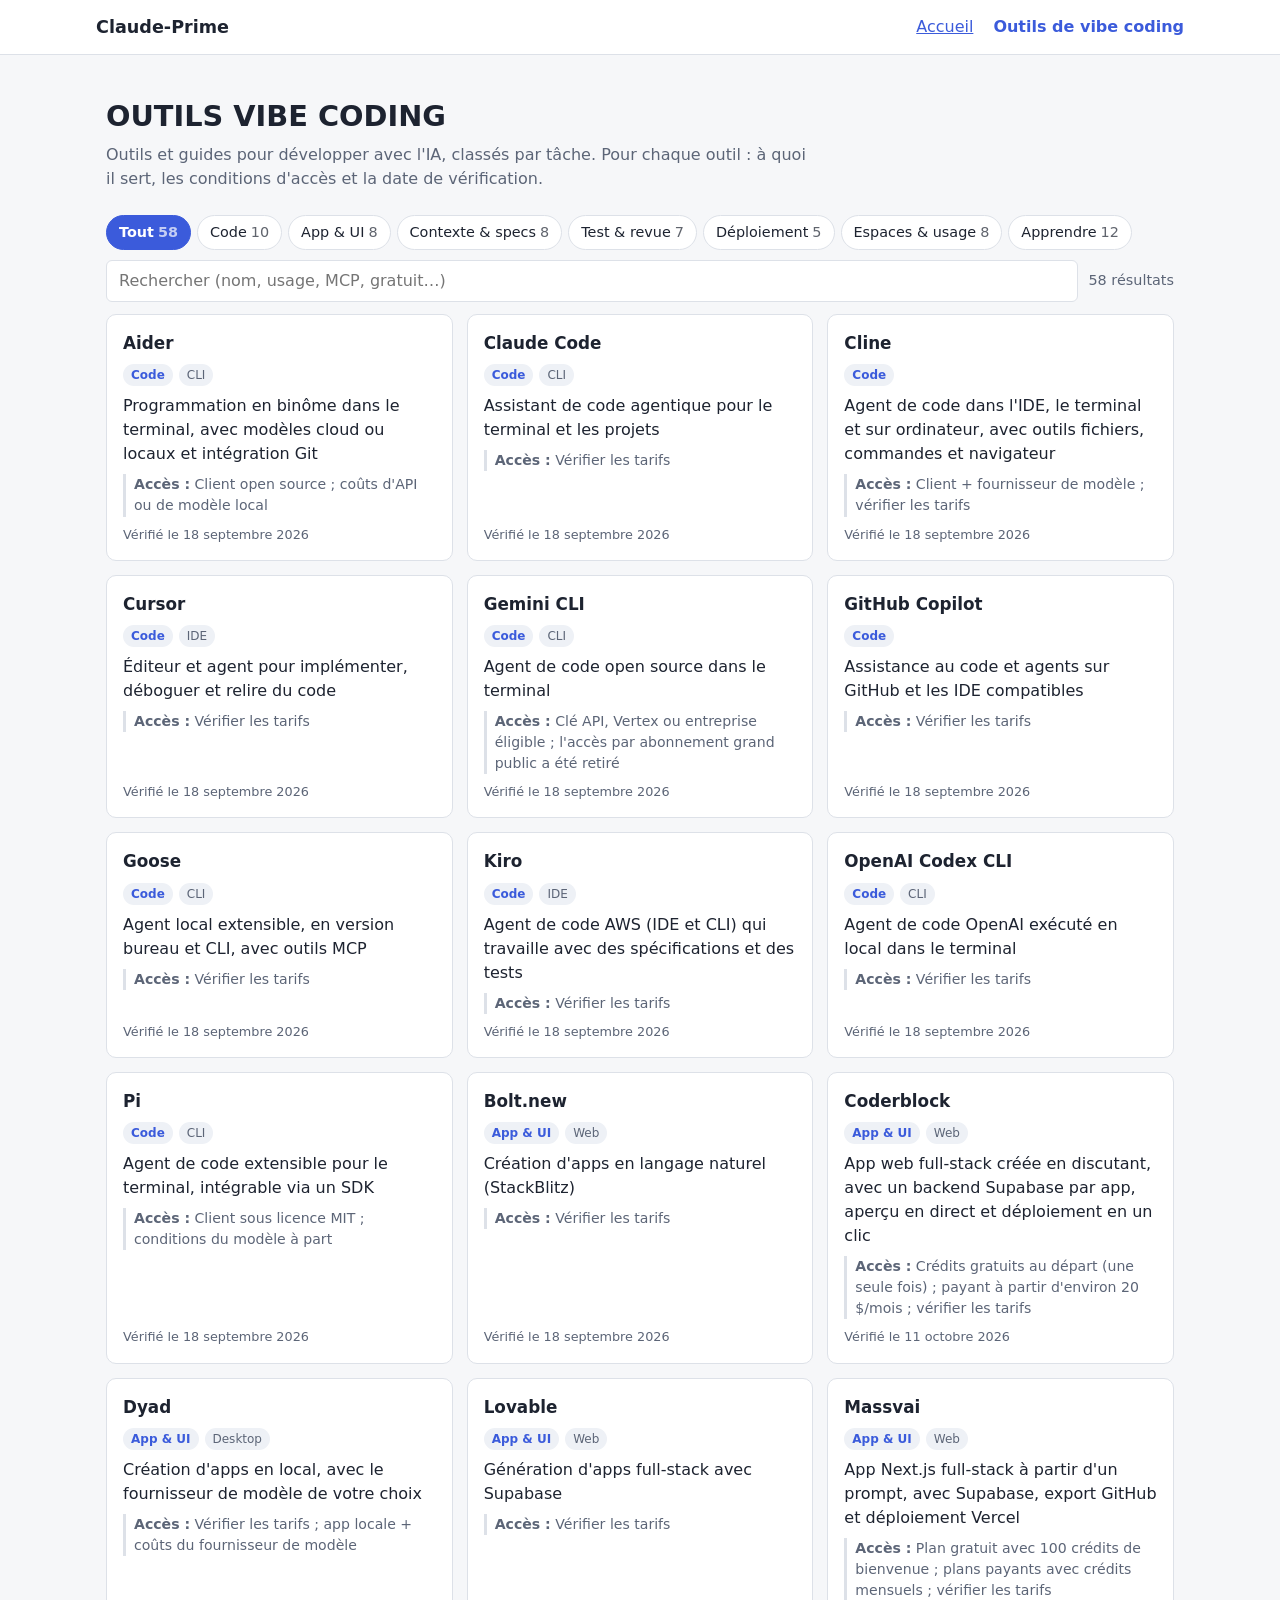
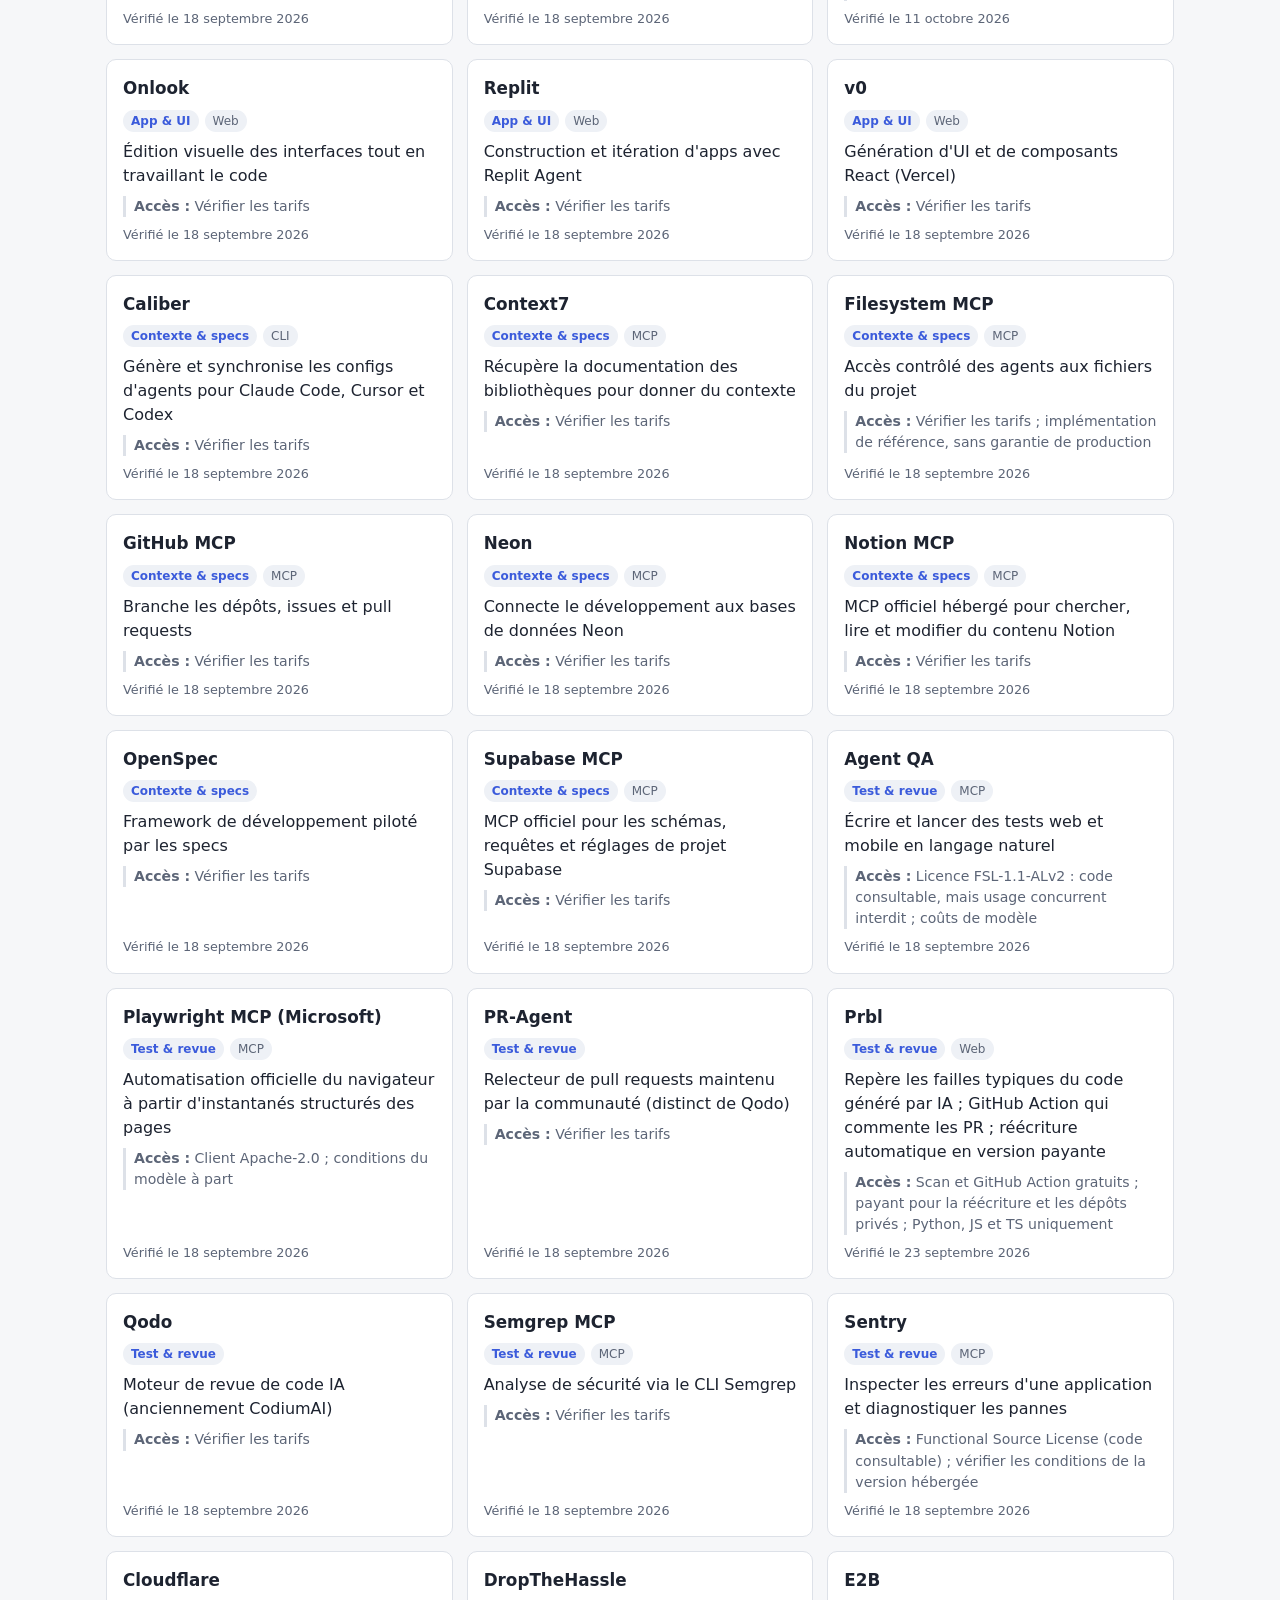
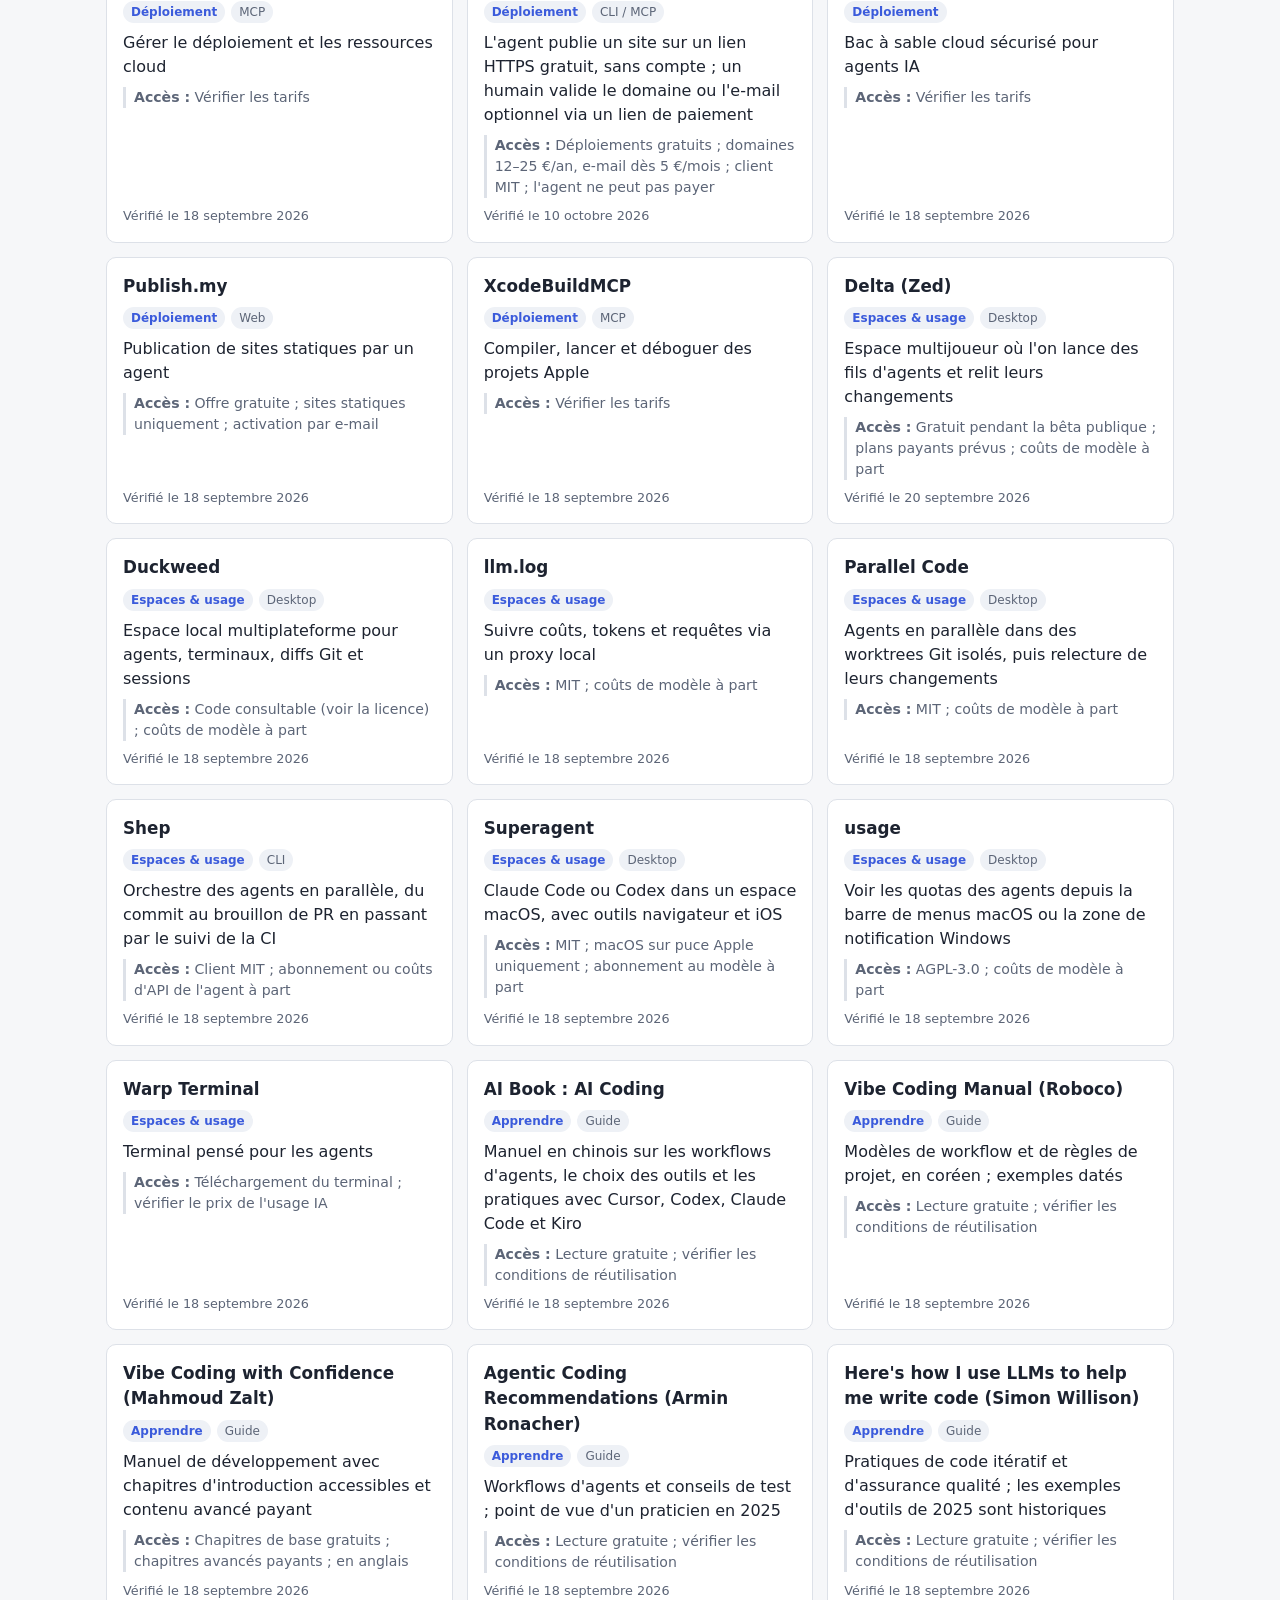
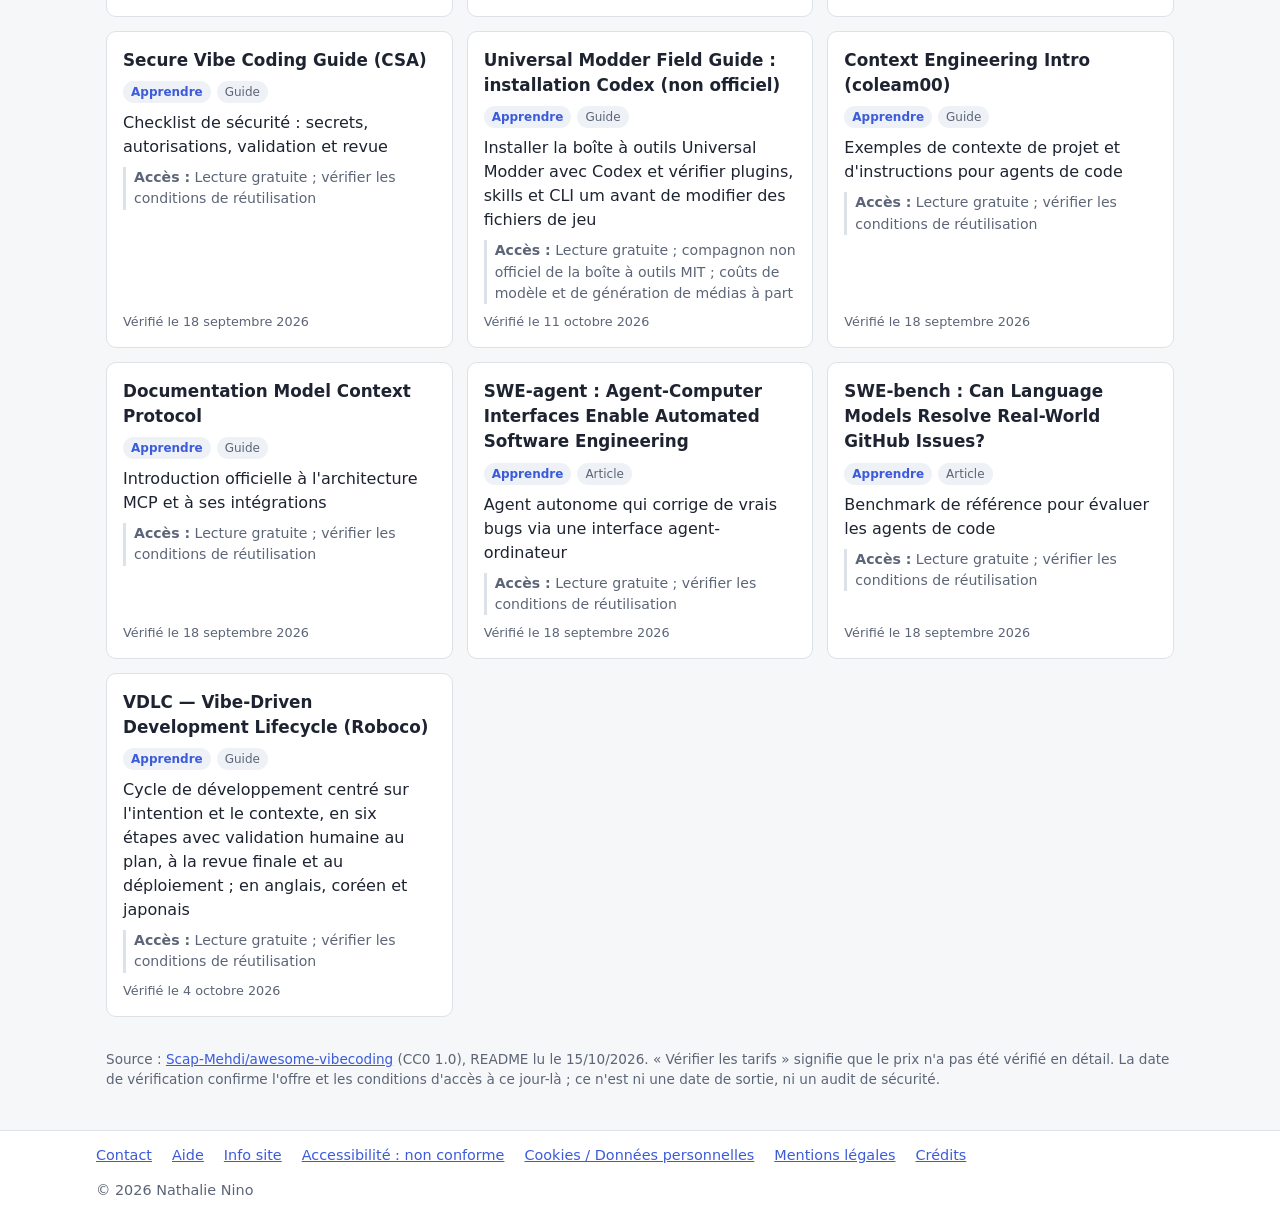
<file: outils.html>
<!DOCTYPE html>
<html lang="fr">
<head>
  <meta charset="UTF-8">
  <meta name="viewport" content="width=device-width, initial-scale=1.0">
  <title>OUTILS VIBE CODING</title>
  <meta name="claude:viewport-fit-sides" content="cover">
  <link rel="stylesheet" href="site.css">
  <style>
    :root {
      --bg: #f6f7f9;
      --surface: #ffffff;
      --text: #1d2330;
      --muted: #5c6577;
      --border: #dde1e8;
      --accent: #3b5bdb;
      --accent-text: #ffffff;
      --chip: #eef1f6;
      --radius: 10px;
    }
    @media (prefers-color-scheme: dark) {
      :root:not([data-theme="light"]) {
        --bg: #14171d;
        --surface: #1d2129;
        --text: #e6e9ef;
        --muted: #9aa3b5;
        --border: #2e3440;
        --accent: #748ffc;
        --accent-text: #10131a;
        --chip: #262b35;
        color-scheme: dark;
      }
    }
    :root[data-theme="dark"] {
      --bg: #14171d;
      --surface: #1d2129;
      --text: #e6e9ef;
      --muted: #9aa3b5;
      --border: #2e3440;
      --accent: #748ffc;
      --accent-text: #10131a;
      --chip: #262b35;
      color-scheme: dark;
    }
    * { box-sizing: border-box; }
    body {
      margin: 0;
      font-family: system-ui, -apple-system, "Segoe UI", Roboto, sans-serif;
      background: var(--bg);
      color: var(--text);
      line-height: 1.5;
    }
    .wrap {
      max-width: 1100px;
      margin: 0 auto;
      padding-left: max(16px, env(safe-area-inset-left, 0px));
      padding-right: max(16px, env(safe-area-inset-right, 0px));
    }
    .intro { padding-block: 40px 8px; }
    .intro h1 { margin: 0 0 4px; font-size: 1.8rem; }
    .intro p { margin: 0; color: var(--muted); max-width: 70ch; }
    a { color: var(--accent); }

    .controls {
      position: sticky;
      top: env(safe-area-inset-top, 0px);
      z-index: 1;
      background: var(--bg);
      padding-block: 16px 12px;
      display: flex;
      flex-direction: column;
      gap: 10px;
    }
    .filtres { display: flex; flex-wrap: wrap; gap: 6px; }
    .filtres button {
      font: inherit;
      font-size: 0.9rem;
      padding: 6px 12px;
      border-radius: 999px;
      border: 1px solid var(--border);
      background: var(--surface);
      color: var(--text);
      cursor: pointer;
    }
    .filtres button[aria-pressed="true"] {
      background: var(--accent);
      border-color: var(--accent);
      color: var(--accent-text);
      font-weight: 600;
    }
    .filtres .nb { opacity: 0.7; margin-left: 4px; font-variant-numeric: tabular-nums; }
    .recherche { display: flex; gap: 10px; align-items: center; flex-wrap: wrap; }
    .recherche input {
      flex: 1;
      min-width: 0;
      font: inherit;
      color: inherit;
      padding: 8px 12px;
      background: var(--surface);
      border: 1px solid var(--border);
      border-radius: 6px;
    }
    #compteur { color: var(--muted); font-size: 0.9rem; white-space: nowrap; }

    .grille {
      display: grid;
      grid-template-columns: repeat(auto-fill, minmax(300px, 1fr));
      gap: 14px;
      padding-bottom: 32px;
    }
    .carte {
      /* Cartes toujours blanches, y compris en mode sombre : couleurs claires forcées */
      --surface: #ffffff;
      --text: #1d2330;
      --muted: #5c6577;
      --border: #dde1e8;
      --accent: #3b5bdb;
      --chip: #eef1f6;
      color: var(--text);
      background: var(--surface);
      border: 1px solid var(--border);
      border-radius: var(--radius);
      padding: 16px;
      display: flex;
      flex-direction: column;
      gap: 8px;
    }
    .carte h2 { margin: 0; font-size: 1.05rem; }
    .carte h2 a { color: var(--text); text-decoration: none; }
    .carte h2 a:hover { color: var(--accent); text-decoration: underline; }
    .tags { display: flex; flex-wrap: wrap; gap: 6px; }
    .tag {
      font-size: 0.75rem;
      padding: 2px 8px;
      border-radius: 999px;
      background: var(--chip);
      color: var(--muted);
    }
    .tag.cat { color: var(--accent); font-weight: 600; }
    .usage { margin: 0; }
    .acces {
      margin: 0;
      font-size: 0.88rem;
      color: var(--muted);
      border-left: 3px solid var(--border);
      padding-left: 8px;
    }
    .date { margin-top: auto; font-size: 0.8rem; color: var(--muted); }
    .vide { color: var(--muted); padding: 24px 0; }
    .source { color: var(--muted); font-size: 0.85rem; padding-block: 0 40px; }
  </style>
</head>
<body>
  <header class="site-entete">
    <a class="evitement" href="#contenu">Aller au contenu</a>
    <div class="barre">
      <a class="nom" href="index.html">Claude-Prime</a>
      <nav aria-label="Menu principal">
        <ul>
          <li><a href="index.html">Accueil</a></li>
          <li><a href="outils.html" aria-current="page">Outils de vibe coding</a></li>
        </ul>
      </nav>
    </div>
  </header>
  <main id="contenu" tabindex="-1">
  <div class="wrap intro">
    <h1>OUTILS VIBE CODING</h1>
    <p>
      Outils et guides pour développer avec l'IA, classés par tâche. Pour chaque
      outil : à quoi il sert, les conditions d'accès et la date de vérification.
    </p>
  </div>

  <div class="controls wrap">
    <div class="filtres" id="filtres" role="group" aria-label="Filtrer par catégorie"></div>
    <div class="recherche">
      <input type="search" id="recherche" placeholder="Rechercher (nom, usage, MCP, gratuit…)" aria-label="Rechercher">
      <span id="compteur" aria-live="polite"></span>
    </div>
  </div>

  <div class="wrap">
    <div class="grille" id="grille"></div>
  </div>
  </main>

  <p class="wrap source">
    Source : <a href="https://github.com/Scap-Mehdi/awesome-vibecoding">Scap-Mehdi/awesome-vibecoding</a>
    (CC0 1.0), README lu le 15/10/2026. « Vérifier les tarifs » signifie que le prix
    n'a pas été vérifié en détail. La date de vérification confirme l'offre et les
    conditions d'accès à ce jour-là ; ce n'est ni une date de sortie, ni un audit de sécurité.
  </p>
  <footer class="pied">
    <nav aria-label="Pied de page">
      <ul>
        <li><a href="contact.html">Contact</a></li>
        <li><a href="aide.html">Aide</a></li>
        <li><a href="info-site.html">Info site</a></li>
        <li><a href="accessibilite.html">Accessibilité : non conforme</a></li>
        <li><a href="donnees-personnelles.html">Cookies / Données personnelles</a></li>
        <li><a href="mentions-legales.html">Mentions légales</a></li>
        <li><a href="Credits.html">Crédits</a></li>
      </ul>
    </nav>
    <p class="copyright">© 2026 Nathalie Nino</p>
  </footer>

  <script>
    const CATEGORIES = {
      code: "Code",
      apps: "App & UI",
      context: "Contexte & specs",
      quality: "Test & revue",
      delivery: "Déploiement",
      operations: "Espaces & usage",
      learning: "Apprendre",
    };

    const OUTILS = [
      // Code & édition
      { cat: "code", nom: "Aider", url: "https://github.com/Aider-AI/aider", type: "CLI", usage: "Programmation en binôme dans le terminal, avec modèles cloud ou locaux et intégration Git", acces: "Client open source ; coûts d'API ou de modèle local", date: "2026-09-18" },
      { cat: "code", nom: "Claude Code", url: "https://code.claude.com/docs/en/overview", type: "CLI", usage: "Assistant de code agentique pour le terminal et les projets", acces: "Vérifier les tarifs", date: "2026-09-18" },
      { cat: "code", nom: "Cline", url: "https://github.com/cline/cline", type: "", usage: "Agent de code dans l'IDE, le terminal et sur ordinateur, avec outils fichiers, commandes et navigateur", acces: "Client + fournisseur de modèle ; vérifier les tarifs", date: "2026-09-18" },
      { cat: "code", nom: "Cursor", url: "https://www.cursor.com/", type: "IDE", usage: "Éditeur et agent pour implémenter, déboguer et relire du code", acces: "Vérifier les tarifs", date: "2026-09-18" },
      { cat: "code", nom: "Gemini CLI", url: "https://github.com/google-gemini/gemini-cli", type: "CLI", usage: "Agent de code open source dans le terminal", acces: "Clé API, Vertex ou entreprise éligible ; l'accès par abonnement grand public a été retiré", date: "2026-09-18" },
      { cat: "code", nom: "GitHub Copilot", url: "https://github.com/features/copilot", type: "", usage: "Assistance au code et agents sur GitHub et les IDE compatibles", acces: "Vérifier les tarifs", date: "2026-09-18" },
      { cat: "code", nom: "Goose", url: "https://github.com/aaif-goose/goose", type: "CLI", usage: "Agent local extensible, en version bureau et CLI, avec outils MCP", acces: "Vérifier les tarifs", date: "2026-09-18" },
      { cat: "code", nom: "Kiro", url: "https://kiro.dev", type: "IDE", usage: "Agent de code AWS (IDE et CLI) qui travaille avec des spécifications et des tests", acces: "Vérifier les tarifs", date: "2026-09-18" },
      { cat: "code", nom: "OpenAI Codex CLI", url: "https://openai.com/codex/", type: "CLI", usage: "Agent de code OpenAI exécuté en local dans le terminal", acces: "Vérifier les tarifs", date: "2026-09-18" },
      { cat: "code", nom: "Pi", url: "https://github.com/earendil-works/pi", type: "CLI", usage: "Agent de code extensible pour le terminal, intégrable via un SDK", acces: "Client sous licence MIT ; conditions du modèle à part", date: "2026-09-18" },

      // App & UI
      { cat: "apps", nom: "Bolt.new", url: "https://bolt.new/", type: "Web", usage: "Création d'apps en langage naturel (StackBlitz)", acces: "Vérifier les tarifs", date: "2026-09-18" },
      { cat: "apps", nom: "Coderblock", url: "https://coderblock.ai/", type: "Web", usage: "App web full-stack créée en discutant, avec un backend Supabase par app, aperçu en direct et déploiement en un clic", acces: "Crédits gratuits au départ (une seule fois) ; payant à partir d'environ 20 $/mois ; vérifier les tarifs", date: "2026-10-11" },
      { cat: "apps", nom: "Dyad", url: "https://github.com/dyad-sh/dyad", type: "Desktop", usage: "Création d'apps en local, avec le fournisseur de modèle de votre choix", acces: "Vérifier les tarifs ; app locale + coûts du fournisseur de modèle", date: "2026-09-18" },
      { cat: "apps", nom: "Lovable", url: "https://lovable.dev/", type: "Web", usage: "Génération d'apps full-stack avec Supabase", acces: "Vérifier les tarifs", date: "2026-09-18" },
      { cat: "apps", nom: "Massvai", url: "https://massvai.com", type: "Web", usage: "App Next.js full-stack à partir d'un prompt, avec Supabase, export GitHub et déploiement Vercel", acces: "Plan gratuit avec 100 crédits de bienvenue ; plans payants avec crédits mensuels ; vérifier les tarifs", date: "2026-10-11" },
      { cat: "apps", nom: "Onlook", url: "https://www.onlook.com/", type: "Web", usage: "Édition visuelle des interfaces tout en travaillant le code", acces: "Vérifier les tarifs", date: "2026-09-18" },
      { cat: "apps", nom: "Replit", url: "https://replit.com/", type: "Web", usage: "Construction et itération d'apps avec Replit Agent", acces: "Vérifier les tarifs", date: "2026-09-18" },
      { cat: "apps", nom: "v0", url: "https://v0.app/", type: "Web", usage: "Génération d'UI et de composants React (Vercel)", acces: "Vérifier les tarifs", date: "2026-09-18" },

      // Contexte, specs & intégrations
      { cat: "context", nom: "Caliber", url: "https://github.com/caliber-ai-org/ai-setup", type: "CLI", usage: "Génère et synchronise les configs d'agents pour Claude Code, Cursor et Codex", acces: "Vérifier les tarifs", date: "2026-09-18" },
      { cat: "context", nom: "Context7", url: "https://github.com/upstash/context7", type: "MCP", usage: "Récupère la documentation des bibliothèques pour donner du contexte", acces: "Vérifier les tarifs", date: "2026-09-18" },
      { cat: "context", nom: "Filesystem MCP", url: "https://github.com/modelcontextprotocol/servers/tree/main/src/filesystem", type: "MCP", usage: "Accès contrôlé des agents aux fichiers du projet", acces: "Vérifier les tarifs ; implémentation de référence, sans garantie de production", date: "2026-09-18" },
      { cat: "context", nom: "GitHub MCP", url: "https://github.com/github/github-mcp-server", type: "MCP", usage: "Branche les dépôts, issues et pull requests", acces: "Vérifier les tarifs", date: "2026-09-18" },
      { cat: "context", nom: "Neon", url: "https://github.com/neondatabase/mcp-server-neon", type: "MCP", usage: "Connecte le développement aux bases de données Neon", acces: "Vérifier les tarifs", date: "2026-09-18" },
      { cat: "context", nom: "Notion MCP", url: "https://developers.notion.com/guides/mcp/overview", type: "MCP", usage: "MCP officiel hébergé pour chercher, lire et modifier du contenu Notion", acces: "Vérifier les tarifs", date: "2026-09-18" },
      { cat: "context", nom: "OpenSpec", url: "https://github.com/Fission-AI/OpenSpec", type: "", usage: "Framework de développement piloté par les specs", acces: "Vérifier les tarifs", date: "2026-09-18" },
      { cat: "context", nom: "Supabase MCP", url: "https://github.com/supabase/mcp", type: "MCP", usage: "MCP officiel pour les schémas, requêtes et réglages de projet Supabase", acces: "Vérifier les tarifs", date: "2026-09-18" },

      // Test, revue & sécurité
      { cat: "quality", nom: "Agent QA", url: "https://github.com/vostride/agent-qa", type: "MCP", usage: "Écrire et lancer des tests web et mobile en langage naturel", acces: "Licence FSL-1.1-ALv2 : code consultable, mais usage concurrent interdit ; coûts de modèle", date: "2026-09-18" },
      { cat: "quality", nom: "Playwright MCP (Microsoft)", url: "https://github.com/microsoft/playwright-mcp", type: "MCP", usage: "Automatisation officielle du navigateur à partir d'instantanés structurés des pages", acces: "Client Apache-2.0 ; conditions du modèle à part", date: "2026-09-18" },
      { cat: "quality", nom: "PR-Agent", url: "https://github.com/The-PR-Agent/pr-agent", type: "", usage: "Relecteur de pull requests maintenu par la communauté (distinct de Qodo)", acces: "Vérifier les tarifs", date: "2026-09-18" },
      { cat: "quality", nom: "Prbl", url: "https://getprbl.com", type: "Web", usage: "Repère les failles typiques du code généré par IA ; GitHub Action qui commente les PR ; réécriture automatique en version payante", acces: "Scan et GitHub Action gratuits ; payant pour la réécriture et les dépôts privés ; Python, JS et TS uniquement", date: "2026-09-23" },
      { cat: "quality", nom: "Qodo", url: "https://www.qodo.ai", type: "", usage: "Moteur de revue de code IA (anciennement CodiumAI)", acces: "Vérifier les tarifs", date: "2026-09-18" },
      { cat: "quality", nom: "Semgrep MCP", url: "https://github.com/semgrep/semgrep/tree/develop/cli/src/semgrep/mcp", type: "MCP", usage: "Analyse de sécurité via le CLI Semgrep", acces: "Vérifier les tarifs", date: "2026-09-18" },
      { cat: "quality", nom: "Sentry", url: "https://github.com/getsentry/sentry-mcp", type: "MCP", usage: "Inspecter les erreurs d'une application et diagnostiquer les pannes", acces: "Functional Source License (code consultable) ; vérifier les conditions de la version hébergée", date: "2026-09-18" },

      // Déploiement & exécution
      { cat: "delivery", nom: "Cloudflare", url: "https://github.com/cloudflare/mcp-server-cloudflare", type: "MCP", usage: "Gérer le déploiement et les ressources cloud", acces: "Vérifier les tarifs", date: "2026-09-18" },
      { cat: "delivery", nom: "DropTheHassle", url: "https://dropthehassle.com", type: "CLI / MCP", usage: "L'agent publie un site sur un lien HTTPS gratuit, sans compte ; un humain valide le domaine ou l'e-mail optionnel via un lien de paiement", acces: "Déploiements gratuits ; domaines 12–25 €/an, e-mail dès 5 €/mois ; client MIT ; l'agent ne peut pas payer", date: "2026-10-10" },
      { cat: "delivery", nom: "E2B", url: "https://github.com/e2b-dev/E2B", type: "", usage: "Bac à sable cloud sécurisé pour agents IA", acces: "Vérifier les tarifs", date: "2026-09-18" },
      { cat: "delivery", nom: "Publish.my", url: "https://publish.my/", type: "Web", usage: "Publication de sites statiques par un agent", acces: "Offre gratuite ; sites statiques uniquement ; activation par e-mail", date: "2026-09-18" },
      { cat: "delivery", nom: "XcodeBuildMCP", url: "https://github.com/getsentry/XcodeBuildMCP", type: "MCP", usage: "Compiler, lancer et déboguer des projets Apple", acces: "Vérifier les tarifs", date: "2026-09-18" },

      // Espaces de travail & suivi d'usage
      { cat: "operations", nom: "Delta (Zed)", url: "https://delta.dev/", type: "Desktop", usage: "Espace multijoueur où l'on lance des fils d'agents et relit leurs changements", acces: "Gratuit pendant la bêta publique ; plans payants prévus ; coûts de modèle à part", date: "2026-09-20" },
      { cat: "operations", nom: "Duckweed", url: "https://github.com/MusicMaster4/Duckweed", type: "Desktop", usage: "Espace local multiplateforme pour agents, terminaux, diffs Git et sessions", acces: "Code consultable (voir la licence) ; coûts de modèle à part", date: "2026-09-18" },
      { cat: "operations", nom: "llm.log", url: "https://github.com/lanesket/llm.log", type: "", usage: "Suivre coûts, tokens et requêtes via un proxy local", acces: "MIT ; coûts de modèle à part", date: "2026-09-18" },
      { cat: "operations", nom: "Parallel Code", url: "https://github.com/johannesjo/parallel-code", type: "Desktop", usage: "Agents en parallèle dans des worktrees Git isolés, puis relecture de leurs changements", acces: "MIT ; coûts de modèle à part", date: "2026-09-18" },
      { cat: "operations", nom: "Shep", url: "https://github.com/shep-ai/shep", type: "CLI", usage: "Orchestre des agents en parallèle, du commit au brouillon de PR en passant par le suivi de la CI", acces: "Client MIT ; abonnement ou coûts d'API de l'agent à part", date: "2026-09-18" },
      { cat: "operations", nom: "Superagent", url: "https://github.com/pungme/superagent-desktop", type: "Desktop", usage: "Claude Code ou Codex dans un espace macOS, avec outils navigateur et iOS", acces: "MIT ; macOS sur puce Apple uniquement ; abonnement au modèle à part", date: "2026-09-18" },
      { cat: "operations", nom: "usage", url: "https://github.com/aqua5230/usage", type: "Desktop", usage: "Voir les quotas des agents depuis la barre de menus macOS ou la zone de notification Windows", acces: "AGPL-3.0 ; coûts de modèle à part", date: "2026-09-18" },
      { cat: "operations", nom: "Warp Terminal", url: "https://www.warp.dev/terminal", type: "", usage: "Terminal pensé pour les agents", acces: "Téléchargement du terminal ; vérifier le prix de l'usage IA", date: "2026-09-18" },

      // Apprendre : premier projet
      { cat: "learning", nom: "AI Book : AI Coding", url: "https://aibook.ren/categories/ai-coding", type: "Guide", usage: "Manuel en chinois sur les workflows d'agents, le choix des outils et les pratiques avec Cursor, Codex, Claude Code et Kiro", acces: "Lecture gratuite ; vérifier les conditions de réutilisation", date: "2026-09-18" },
      { cat: "learning", nom: "Vibe Coding Manual (Roboco)", url: "https://roboco.io/posts/vibe-coding-manual/", type: "Guide", usage: "Modèles de workflow et de règles de projet, en coréen ; exemples datés", acces: "Lecture gratuite ; vérifier les conditions de réutilisation", date: "2026-09-18" },
      { cat: "learning", nom: "Vibe Coding with Confidence (Mahmoud Zalt)", url: "https://zalt.me/guides/vibe-coding", type: "Guide", usage: "Manuel de développement avec chapitres d'introduction accessibles et contenu avancé payant", acces: "Chapitres de base gratuits ; chapitres avancés payants ; en anglais", date: "2026-09-18" },
      // Apprendre : workflows pratiques
      { cat: "learning", nom: "Agentic Coding Recommendations (Armin Ronacher)", url: "https://lucumr.pocoo.org/2025/6/12/agentic-coding/", type: "Guide", usage: "Workflows d'agents et conseils de test ; point de vue d'un praticien en 2025", acces: "Lecture gratuite ; vérifier les conditions de réutilisation", date: "2026-09-18" },
      { cat: "learning", nom: "Here's how I use LLMs to help me write code (Simon Willison)", url: "https://simonwillison.net/2025/Mar/11/using-llms-for-code/", type: "Guide", usage: "Pratiques de code itératif et d'assurance qualité ; les exemples d'outils de 2025 sont historiques", acces: "Lecture gratuite ; vérifier les conditions de réutilisation", date: "2026-09-18" },
      { cat: "learning", nom: "Secure Vibe Coding Guide (CSA)", url: "https://cloudsecurityalliance.org/blog/2025/04/09/secure-vibe-coding-guide", type: "Guide", usage: "Checklist de sécurité : secrets, autorisations, validation et revue", acces: "Lecture gratuite ; vérifier les conditions de réutilisation", date: "2026-09-18" },
      { cat: "learning", nom: "Universal Modder Field Guide : installation Codex (non officiel)", url: "https://universalmodder.dev/guides/codex/", type: "Guide", usage: "Installer la boîte à outils Universal Modder avec Codex et vérifier plugins, skills et CLI um avant de modifier des fichiers de jeu", acces: "Lecture gratuite ; compagnon non officiel de la boîte à outils MIT ; coûts de modèle et de génération de médias à part", date: "2026-10-11" },
      // Apprendre : concepts & recherche
      { cat: "learning", nom: "Context Engineering Intro (coleam00)", url: "https://github.com/coleam00/context-engineering-intro", type: "Guide", usage: "Exemples de contexte de projet et d'instructions pour agents de code", acces: "Lecture gratuite ; vérifier les conditions de réutilisation", date: "2026-09-18" },
      { cat: "learning", nom: "Documentation Model Context Protocol", url: "https://modelcontextprotocol.io/docs/2026-07-28/getting-started/intro", type: "Guide", usage: "Introduction officielle à l'architecture MCP et à ses intégrations", acces: "Lecture gratuite ; vérifier les conditions de réutilisation", date: "2026-09-18" },
      { cat: "learning", nom: "SWE-agent : Agent-Computer Interfaces Enable Automated Software Engineering", url: "https://arxiv.org/abs/2405.15793", type: "Article", usage: "Agent autonome qui corrige de vrais bugs via une interface agent-ordinateur", acces: "Lecture gratuite ; vérifier les conditions de réutilisation", date: "2026-09-18" },
      { cat: "learning", nom: "SWE-bench : Can Language Models Resolve Real-World GitHub Issues?", url: "https://arxiv.org/abs/2310.06770", type: "Article", usage: "Benchmark de référence pour évaluer les agents de code", acces: "Lecture gratuite ; vérifier les conditions de réutilisation", date: "2026-09-18" },
      { cat: "learning", nom: "VDLC — Vibe-Driven Development Lifecycle (Roboco)", url: "https://vdlc.roboco.io/", type: "Guide", usage: "Cycle de développement centré sur l'intention et le contexte, en six étapes avec validation humaine au plan, à la revue finale et au déploiement ; en anglais, coréen et japonais", acces: "Lecture gratuite ; vérifier les conditions de réutilisation", date: "2026-10-04" },
    ];

    const $ = (id) => document.getElementById(id);
    const dateFr = (iso) => new Date(iso + "T00:00:00").toLocaleDateString("fr-FR", { day: "numeric", month: "long", year: "numeric" });
    const normaliser = (s) => s.toLowerCase().normalize("NFD").replace(/[̀-ͯ]/g, "");

    let categorie = "tout";
    try { categorie = location.hash.slice(1) || "tout"; } catch {}
    if (categorie !== "tout" && !CATEGORIES[categorie]) categorie = "tout";

    function afficherFiltres() {
      const options = [["tout", "Tout", OUTILS.length]].concat(
        Object.entries(CATEGORIES).map(([cle, nom]) => [cle, nom, OUTILS.filter((o) => o.cat === cle).length])
      );
      $("filtres").innerHTML = "";
      for (const [cle, nom, nb] of options) {
        const b = document.createElement("button");
        b.type = "button";
        b.setAttribute("aria-pressed", String(cle === categorie));
        b.innerHTML = `${nom}<span class="nb">${nb}</span>`;
        b.addEventListener("click", () => {
          categorie = cle;
          try {
            history.replaceState(null, "", cle === "tout" ? location.pathname : "#" + cle);
          } catch {}
          afficherFiltres();
          afficherOutils();
        });
        $("filtres").appendChild(b);
      }
    }

    function afficherOutils() {
      const q = normaliser($("recherche").value.trim());
      const liste = OUTILS.filter((o) =>
        (categorie === "tout" || o.cat === categorie) &&
        (!q || normaliser([o.nom, o.type, o.usage, o.acces, CATEGORIES[o.cat]].join(" ")).includes(q))
      );
      const grille = $("grille");
      grille.innerHTML = "";
      for (const o of liste) {
        const carte = document.createElement("article");
        carte.className = "carte";
        carte.innerHTML = `
          <h2><a href="${o.url}" target="_blank" rel="noopener"></a></h2>
          <div class="tags">
            <span class="tag cat"></span>
            ${o.type ? '<span class="tag type"></span>' : ""}
          </div>
          <p class="usage"></p>
          <p class="acces"><strong>Accès :</strong> <span></span></p>
          <div class="date">Vérifié le <time datetime="${o.date}">${dateFr(o.date)}</time></div>`;
        carte.querySelector("h2 a").textContent = o.nom;
        carte.querySelector(".tag.cat").textContent = CATEGORIES[o.cat];
        if (o.type) carte.querySelector(".tag.type").textContent = o.type;
        carte.querySelector(".usage").textContent = o.usage;
        carte.querySelector(".acces span").textContent = o.acces;
        grille.appendChild(carte);
      }
      if (!liste.length) grille.innerHTML = '<p class="vide">Aucun outil ne correspond à ce filtre.</p>';
      $("compteur").textContent = `${liste.length} résultat${liste.length > 1 ? "s" : ""}`;
    }

    $("recherche").addEventListener("input", afficherOutils);
    afficherFiltres();
    afficherOutils();
  </script>
</body>
</html>
</file>
<file: site.css>
/* Styles partagés : en-tête et pied de page (toutes les pages) et gabarit des pages de contenu.
   Variables limitées à .page, .site-entete et .pied pour ne pas modifier index.html et outils.html. */

.page,
.site-entete,
.pied {
  --c-bg: #f6f7f9;
  --c-surface: #ffffff;
  --c-text: #1d2330;
  --c-muted: #5c6577;
  --c-border: #dde1e8;
  --c-link: #3b5bdb;
}
@media (prefers-color-scheme: dark) {
  .page,
  .site-entete,
  .pied {
    --c-bg: #14171d;
    --c-surface: #1d2129;
    --c-text: #e6e9ef;
    --c-muted: #9aa3b5;
    --c-border: #2e3440;
    --c-link: #9db0ff;
  }
  .page { color-scheme: dark; }
}

/* Gabarit des pages de contenu */
.page {
  margin: 0;
  background: var(--c-bg);
  color: var(--c-text);
  font-family: system-ui, -apple-system, "Segoe UI", Roboto, sans-serif;
  line-height: 1.6;
}
.page a { color: var(--c-link); }
.page a:focus-visible,
.site-entete a:focus-visible,
.pied a:focus-visible,
.page main:focus-visible {
  outline: 3px solid currentColor;
  outline-offset: 2px;
}
.evitement {
  position: absolute;
  left: 8px;
  top: -100px;
  padding: 8px 12px;
  background: var(--c-surface);
  border: 2px solid var(--c-link);
  border-radius: 6px;
  z-index: 10;
}
.evitement:focus { top: 8px; }
.page main {
  max-width: 46rem;
  margin: 0 auto;
  padding: 0 16px;
}
.page main { padding-block: 32px 40px; }
.page h1 { font-size: clamp(1.6rem, 4vw, 2rem); line-height: 1.2; margin: 0 0 16px; }
.page h2 { font-size: 1.25rem; margin: 32px 0 8px; }
.a-completer { background: #fff3bf; color: #1d2330; padding: 0 4px; border-radius: 4px; }

/* En-tête commun */
.site-entete {
  width: 100%;
  background: var(--c-surface);
  border-bottom: 1px solid var(--c-border);
  font-family: system-ui, -apple-system, "Segoe UI", Roboto, sans-serif;
  line-height: 1.5;
}
.site-entete .barre,
.pied ul {
  max-width: 70rem;
  margin: 0 auto;
  padding: 14px 16px;
  display: flex;
  flex-wrap: wrap;
  align-items: center;
}
.site-entete .barre { justify-content: space-between; gap: 8px 24px; }
.site-entete .nom { color: var(--c-text); font-weight: 700; font-size: 1.1rem; text-decoration: none; }
.site-entete .nom:hover { text-decoration: underline; }
.site-entete ul { margin: 0; padding: 0; list-style: none; display: flex; flex-wrap: wrap; gap: 4px 20px; }
.site-entete a { color: var(--c-link); }
.site-entete a[aria-current="page"] { font-weight: 600; text-decoration: none; }

/* Pied de page commun */
.pied {
  width: 100%;
  border-top: 1px solid var(--c-border);
  background: var(--c-surface);
  color: var(--c-muted);
  font-family: system-ui, -apple-system, "Segoe UI", Roboto, sans-serif;
  font-size: 0.9rem;
  line-height: 1.5;
}
.pied ul { list-style: none; gap: 8px 20px; }
.pied a { color: var(--c-link); }
.pied a[aria-current="page"] { font-weight: 600; text-decoration: none; }
.pied .copyright { max-width: 70rem; margin: 0 auto; padding: 0 16px 14px; }
</file>
